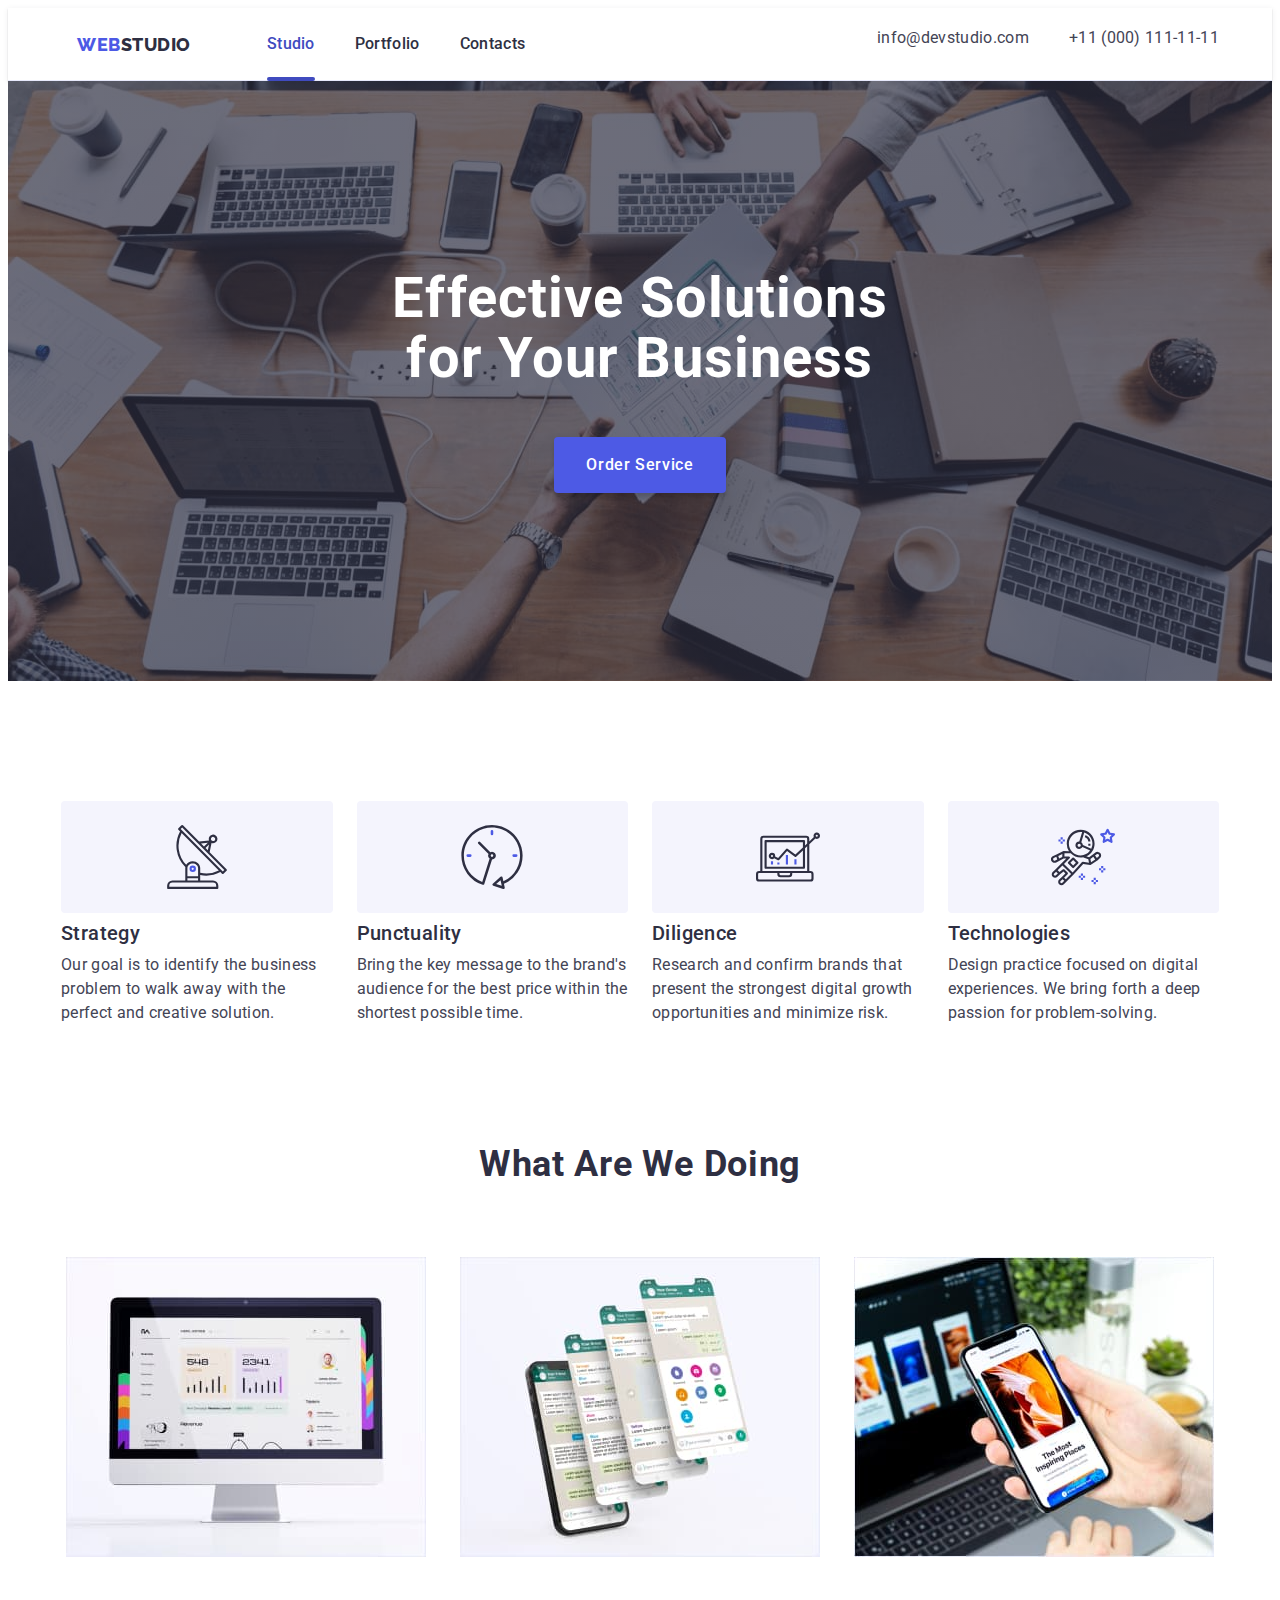
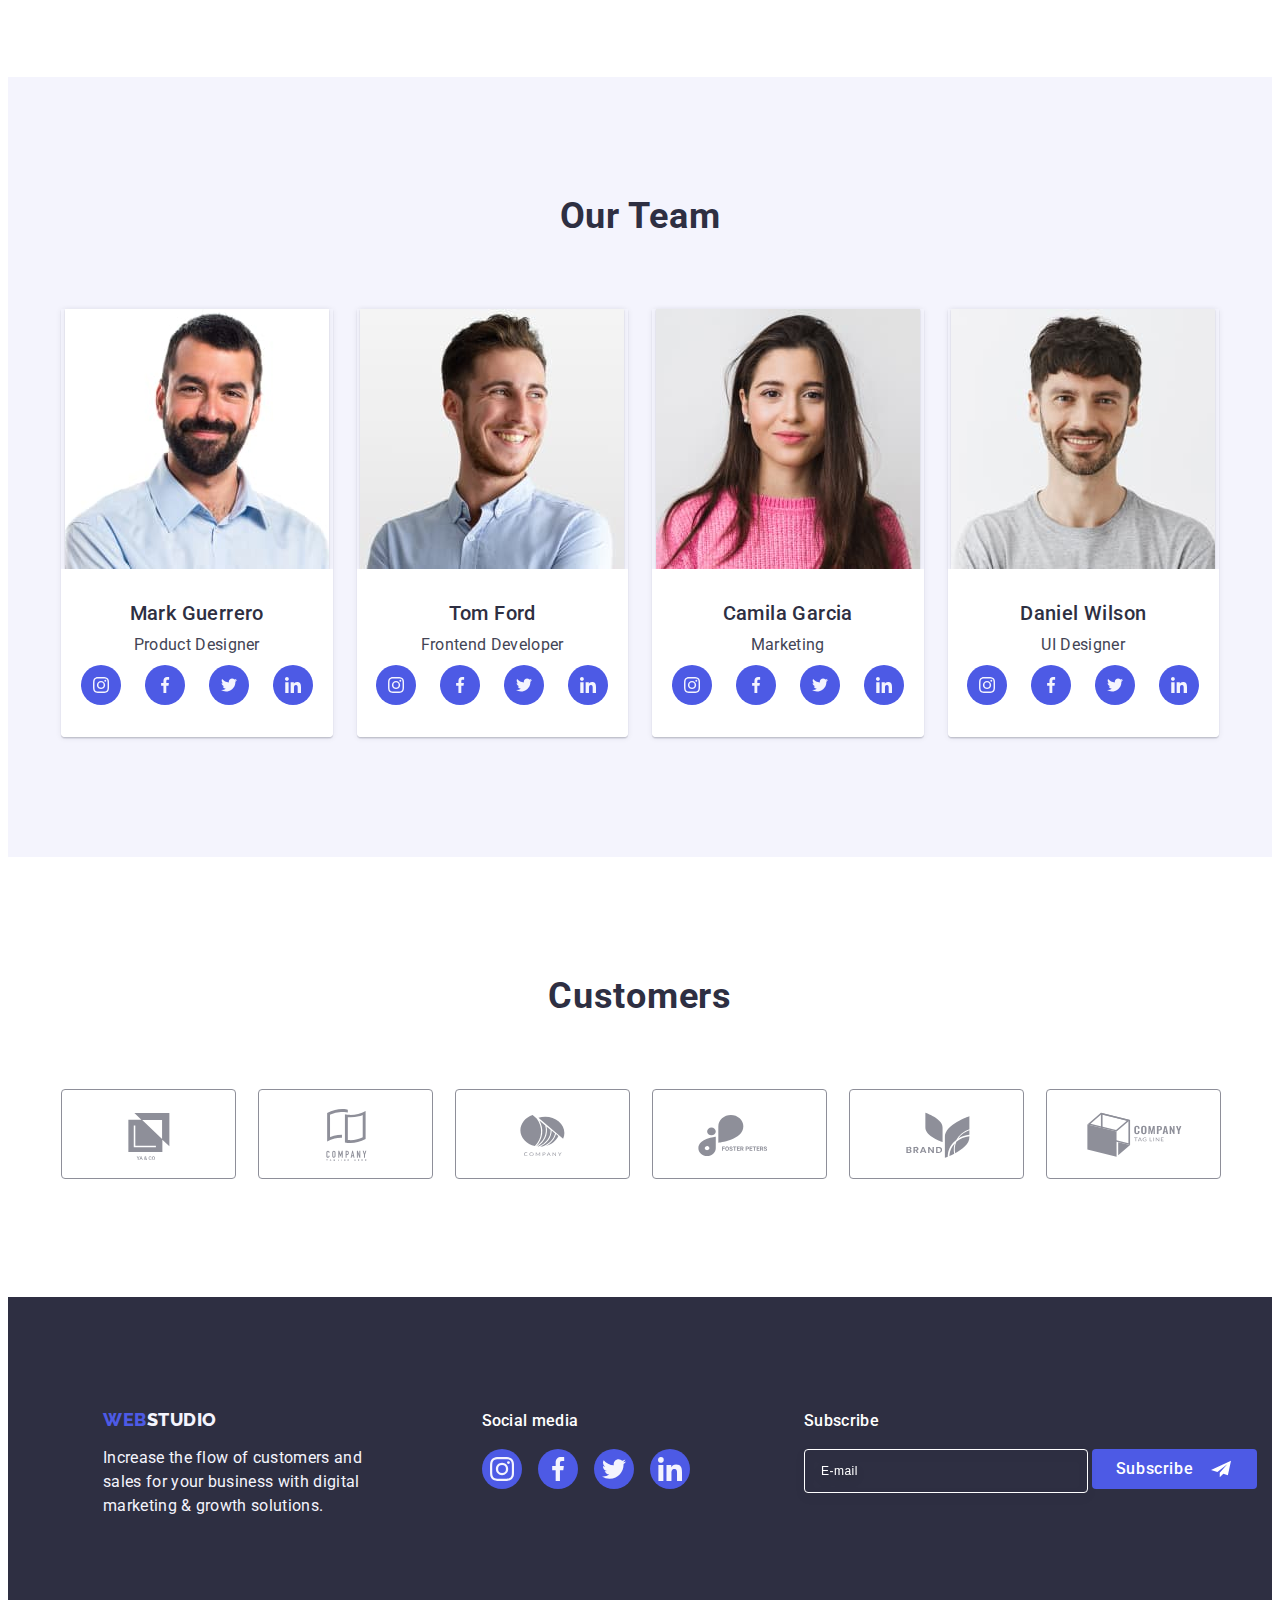
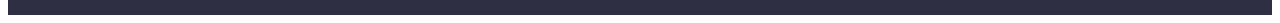
<file: index.html>
<!DOCTYPE html>
<html lang="en">
  <head>
    <meta charset="UTF-8" />
    <meta http-equiv="X-UA-Compatible" content="IE=edge" />
    <meta name="viewport" content="width=device-width, initial-scale=1.0" />
    <title>Домашка 2</title>
    <link rel="preconnect" href="https://fonts.googleapis.com">
    <link rel="preconnect" href="https://fonts.gstatic.com" crossorigin>
    <link href="https://fonts.googleapis.com/css2?family=Raleway:wght@800&family=Roboto:wght@400;500;700&display=swap"
      rel="stylesheet">
    <link rel="stylesheet" href="https://cdnjs.cloudflare.com/ajax/libs/modern-normalize/2.0.0/modern-normalize.min.css"
      integrity="sha512-4xo8blKMVCiXpTaLzQSLSw3KFOVPWhm/TRtuPVc4WG6kUgjH6J03IBuG7JZPkcWMxJ5huwaBpOpnwYElP/m6wg=="
      crossorigin="anonymous" referrerpolicy="no-referrer" />
    <link rel="stylesheet" href="https://cdnjs.cloudflare.com/ajax/libs/animate.css/4.1.1/animate.min.css" />
    <link href="https://unpkg.com/aos@2.3.1/dist/aos.css" rel="stylesheet">
    <link rel="stylesheet" href="./css/styles.css">
    <link rel="stylesheet" href="./css/media.css">
  </head>

  <body>
    <header class="header-class">
      <div class="container nav-class  ">
        <nav class="nav-class">
          <a class="main-return-index link" href="./index.html">Web<span class="logo-studio">Studio</span></a>
          <ul class="flex-container list">
            <li><a class="main-menu drawt link" href="./index.html">Studio</a></li>
            <li><a class="main-menu link" href="./portfolio.html">Portfolio</a></li>
            <li><a class="main-menu link" href="">Contacts</a></li>
          </ul>
        </nav>
      
        <address class="main-adress ">
          <ul class="adr-container list">
            <li style="margin-bottom: 12px;"><a class="main-email-tel link" href="mailto:info@devstudio.com">info@devstudio.com</a></li>
            <li><a class="main-email-tel link" href="tel:+110001111111">+11 (000) 111-11-11</a></li>
          </ul>
        </address>
        <button  type="button" class="menu-open-btn" data-menu-open>
          <svg class="modal-close-icon" width="32" height="22">
            <use href="./images/icons.svg#icon-charm-menu-hamburger"></use>
          </svg>
        </button>
      </div>
      <div class="mob-menu is-hidden" data-menu>
        <div>
          <button type="button" class="menu-close-btn" data-menu-close >
            <svg class="modal-close-icon" width="24" height="24">
              <use href="./images/icons.svg#icon-close-black"></use>
            </svg>
          </button>
       
          <ul class="mob-menu-container list">
            <li><a class="mob-main-menu link" href="./index.html">Studio</a></li>
            <li><a class="mob-main-menu link" href="./portfolio.html">Portfolio</a></li>
            <li><a class="mob-main-menu link" href="">Contacts</a></li>
          </ul>
        </div>
        <div>
            <address class=" ">
              <ul class="mob-adress-tel list">
                <li><a class="mob-tel-header link" href="tel:+110001111111">+11 (000) 111-11-11</a></li>
                <li><a class="mob-email-header link" href="mailto:info@devstudio.com">info@devstudio.com</a></li>
              </ul>
            </address>
        
          <ul class="mob-soc list">
            <li class="mob-soc-item link">
              <a href="" class="mob-soc-link link" target="_blank" rel="noopener noreferrent">
                <svg class="mob-soc-icon" width="16" height="16">
                  <use href="./images/icons.svg#icon-insta"></use>
                </svg>
              </a>
            </li>
            <li class="mob-soc-item link">
              <a href="" class="mob-soc-link link" target="_blank" rel="noopener noreferrent">
                <svg class="mob-soc-icon" width="16" height="16">
                  <use href="./images/icons.svg#icon-faceb"></use>
                </svg>
              </a>
            </li>
            <li class="mob-soc-item link">
              <a href="" class="mob-soc-link link" target="_blank" rel="noopener noreferrent">
                <svg class="mob-soc-icon" width="16" height="16">
                  <use href="./images/icons.svg#icon-twit"></use>
                </svg>
              </a>
            </li>
            <li class="mob-soc-item link">
              <a href="" class="mob-soc-link link" target="_blank" rel="noopener noreferrent">
                <svg class="mob-soc-icon" width="16" height="16">
                  <use href="./images/icons.svg#icon-linked"></use>
                </svg>
              </a>
            </li>
          </ul>
        </div>
      </div>
    </header>

    <main>
      <section class=" main-section-first">
        <div class="container ">
          <h1 class="main-h-first animate__animated animate__bounce">Effective Solutions for Your Business</h1>

          <button  type="button" class="main-button" data-modal-open>Order Service</button>
        </div>
      </section>

      <section class="main-section-second">
        <div class="container">
          <h2 class=" visually-hidden ">make world beautiful</h2>
          <ul class="container-second  list">
      
            <li class="second-li">
             <div class="section-second-icon">
                <svg class="second-perevagi-icon" width="64" height="64">
                <use href="./images/icons.svg#icon-anten"></use>
                </svg>
              </div>
                <h3 class="main-h-second">Strategy</h3>
                <p class="main-p-second">
                  Our goal is to identify the business problem to walk away with the
                  perfect and creative solution.
                </p>
              
            </li>
            
            <li class="second-li">
              <div class="section-second-icon">
                <svg class="second-perevagi-icon" width="64" height="64">
                  <use href="./images/icons.svg#icon-clock"></use>
                </svg>
              </div>
              <h3 class="main-h-second">Punctuality</h3>
              <p class="main-p-second">
                Bring the key message to the brand's audience for the best price
                within the shortest possible time.
              </p>
            </li>

            <li class="second-li">
              <div class="section-second-icon">
                <svg class="second-perevagi-icon" width="64" height="64">
                  <use href="./images/icons.svg#icon-diagr"></use>
                </svg>
              </div>
              <h3 class="main-h-second">Diligence</h3>
              <p class="main-p-second">
                Research and confirm brands that present the strongest digital
                growth opportunities and minimize risk.
              </p>
            </li>

            <li class="second-li">
              <div class="section-second-icon">
                <svg class="second-perevagi-icon" width="64" height="64">
                  <use href="./images/icons.svg#icon-astron"></use>
                </svg>
              </div>
              <h3 class="main-h-second">Technologies</h3>
              <p class="main-p-second">
                Design practice focused on digital experiences. We bring forth a
                deep passion for problem-solving.
              </p>
            </li>
          </ul>
        </div>
      </section>

      <section class="main-section-third">
        <div  class="container">
          <h2 class="main-h-third">What are we doing</h2>
         
            <ul class="container-third list">
              <li class="third-li">
                <img 
                  srcset="./images/img1c.jpg 1x, ./images/img1-c-2x.jpg 2x"
                  class="main-img" 
                  src="./images/img1c.jpg" 
                  alt="img1" >
              </li>
              <li class="third-li">
                <img 
                  srcset="./images/img2c.jpg 1x, ./images/img2-c-2x.jpg 2x"
                  class="main-img" 
                  src="./images/img2c.jpg"  
                  alt="img2" >
              </li>
              <li class="third-li">
                <img 
                  srcset="./images/img3c.jpg 1x, ./images/img3-c-2x.jpg 2x"
                  class="main-img" 
                  src="./images/img3c.jpg"  
                  alt="img3" >
              </li>
            </ul>
          
        </div>
      </section>

      <section class="main-section-four">
        <div class="container">
          <h2 class="main-h-third">Our Team</h2>
          <ul class="flex-container-four list">
            <li class="class-team-img">
              <img  
                srcset="./images/developer1c.jpg 1x, ./images/developer1-c-2x.jpg 2x"
                class="team-shadow"
                src="./images/developer1c.jpg"
                alt="developer1" >
              <div class="fio-job">
                  <h3 class="main-fio">Mark Guerrero</h3>
                  <p class="job-title">Product Designer</p>
                  <ul class="team-soc list">
                    <li class="team-soc-item link">
                      <a href="" class="team-soc-link link"
                         target="_blank"
                         rel="noopener noreferrent">
                        <svg class="team-soc-icon" width="16" height="16"> 
                          <use href="./images/icons.svg#icon-insta"></use>
                              </svg>
                      </a>
                    </li>
                    <li class="team-soc-item link">
                      <a href="" class="team-soc-link link"
                          target="_blank" rel="noopener noreferrent">
                        <svg class="team-soc-icon" width="16" height="16">
                          <use href="./images/icons.svg#icon-faceb"></use>
                        </svg>
                      </a>
                    </li>
                    <li class="team-soc-item link">
                      <a href="" class="team-soc-link link" 
                          target="_blank" rel="noopener noreferrent">
                          <svg class="team-soc-icon" width="16" height="16">
                            <use href="./images/icons.svg#icon-twit"></use>
                          </svg>
                      </a>
                    </li>
                    <li class="team-soc-item link">
                      <a href="" class="team-soc-link link" 
                        target="_blank" rel="noopener noreferrent">
                      <svg class="team-soc-icon" width="16" height="16">
                        <use href="./images/icons.svg#icon-linked"></use>
                      </svg>
                      </a>
                    </li>
                  </ul>
              </div>
              
            </li>
            <li class="class-team-img">
              <img 
                srcset="./images/developer2c.jpg 1x, ./images/developer2-c-2x.jpg 2x"
                class="team-shadow"
                src="./images/developer2c.jpg"
                alt="developer2" >
              <div class="fio-job">
                  <h3 class="main-fio">Tom Ford</h3>
                  <p class="job-title">Frontend Developer</p>
                  <ul class="team-soc list">
                    <li class="team-soc-item link">
                      <a href="" class="team-soc-link link" target="_blank" rel="noopener noreferrent">
                        <svg class="team-soc-icon" width="16" height="16">
                          <use href="./images/icons.svg#icon-insta"></use>
                        </svg>
                      </a>
                    </li>
                    <li class="team-soc-item link">
                      <a href="" class="team-soc-link link" target="_blank" rel="noopener noreferrent">
                        <svg class="team-soc-icon" width="16" height="16">
                          <use href="./images/icons.svg#icon-faceb"></use>
                        </svg>
                      </a>
                    </li>
                    <li class="team-soc-item link">
                      <a href="" class="team-soc-link link" target="_blank" rel="noopener noreferrent">
                        <svg class="team-soc-icon" width="16" height="16">
                          <use href="./images/icons.svg#icon-twit"></use>
                        </svg>
                      </a>
                    </li>
                    <li class="team-soc-item link">
                      <a href="" class="team-soc-link link" target="_blank" rel="noopener noreferrent">
                        <svg class="team-soc-icon" width="16" height="16">
                          <use href="./images/icons.svg#icon-linked"></use>
                        </svg>
                      </a>
                    </li>
                  </ul>
              </div>
            </li>
            <li class="class-team-img">
              <img 
                srcset="./images/developer3c.jpg 1x, ./images/developer3-c-2x.jpg 2x"
                class="team-shadow"
                src="./images/developer3c.jpg"
                alt="developer3" >
              <div class="fio-job">
                  <h3 class="main-fio">Camila Garcia</h3>
                  <p class="job-title">Marketing</p>
                  <ul class="team-soc list">
                    <li class="team-soc-item link">
                      <a href="" class="team-soc-link link" target="_blank" rel="noopener noreferrent">
                        <svg class="team-soc-icon" width="16" height="16">
                          <use href="./images/icons.svg#icon-insta"></use>
                        </svg>
                      </a>
                    </li>
                    <li class="team-soc-item link">
                      <a href="" class="team-soc-link link" target="_blank" rel="noopener noreferrent">
                        <svg class="team-soc-icon" width="16" height="16">
                          <use href="./images/icons.svg#icon-faceb"></use>
                        </svg>
                      </a>
                    </li>
                    <li class="team-soc-item link">
                      <a href="" class="team-soc-link link" target="_blank" rel="noopener noreferrent">
                        <svg class="team-soc-icon" width="16" height="16">
                          <use href="./images/icons.svg#icon-twit"></use>
                        </svg>
                      </a>
                    </li>
                    <li class="team-soc-item link">
                      <a href="" class="team-soc-link link" target="_blank" rel="noopener noreferrent">
                        <svg class="team-soc-icon" width="16" height="16">
                          <use href="./images/icons.svg#icon-linked"></use>
                        </svg>
                      </a>
                    </li>
                  </ul>
              </div>
            </li>
            <li class="class-team-img">
              <img 
                srcset="./images/developer4c.jpg 1x, ./images/developer4-c-2x.jpg 2x"
                class="team-shadow"
                src="./images/developer4c.jpg"
                alt="developer4" >
                <div class="fio-job">
                  <h3 class="main-fio">Daniel Wilson</h3>
                  <p class="job-title">UI Designer</p>
                  <ul class="team-soc list">
                    <li class="team-soc-item link">
                      <a href="" class="team-soc-link link" target="_blank" rel="noopener noreferrent">
                        <svg class="team-soc-icon" width="16" height="16">
                          <use href="./images/icons.svg#icon-insta"></use>
                        </svg>
                      </a>
                    </li>
                    <li class="team-soc-item link">
                      <a href="" class="team-soc-link link" target="_blank" rel="noopener noreferrent">
                        <svg class="team-soc-icon" width="16" height="16">
                          <use href="./images/icons.svg#icon-faceb"></use>
                        </svg>
                      </a>
                    </li>
                    <li class="team-soc-item link">
                      <a href="" class="team-soc-link link" target="_blank" rel="noopener noreferrent">
                        <svg class="team-soc-icon" width="16" height="16">
                          <use href="./images/icons.svg#icon-twit"></use>
                        </svg>
                      </a>
                    </li>
                    <li class="team-soc-item link">
                      <a href="" class="team-soc-link link" target="_blank" rel="noopener noreferrent">
                        <svg class="team-soc-icon" width="16" height="16">
                          <use href="./images/icons.svg#icon-linked"></use>
                        </svg>
                      </a>
                    </li>
                  </ul>
              </div>
            </li>
          </ul>
        </div>
      </section>

      <section class="main-section-five">
        <div class="container">
          <h2 class="main-h-third">Customers</h2>
          <ul class="flex-container-five list">
            <li class="customer-item-five link">
              <a href="" class="customer-link" target="_blank" 
                  rel="noopener noreferrent">
                <svg class="customer-icon" width="104" height="56">
                  <use href="./images/icons.svg#icon-logoone"></use>
                </svg>
              </a>
            </li>
            <li class="customer-item-five link">
              <a href="" class="customer-link" 
                    target="_blank" rel="noopener noreferrent">
                <svg class="customer-icon" width="104" height="56">
                  <use href="./images/icons.svg#icon-logotwo"></use>
                </svg>
              </a>
            </li>
            <li class="customer-item-five link">
              <a href="" class="customer-link " 
                    target="_blank" rel="noopener noreferrent">
                <svg class="customer-icon" width="104" height="56">
                  <use href="./images/icons.svg#icon-logotree"></use>
                </svg>
              </a>
            </li>
            <li class="customer-item-five link">
              <a href="" class="customer-link" 
                    target="_blank" rel="noopener noreferrent">
                <svg class="customer-icon" width="104" height="56">
                  <use href="./images/icons.svg#icon-logofour"></use>
                </svg>
              </a>
            </li>
            <li class="customer-item-five link">
              <a href="" class="customer-link" 
                    target="_blank" rel="noopener noreferrent">
                <svg class="customer-icon" width="104" height="56">
                  <use href="./images/icons.svg#icon-logofive"></use>
                </svg>
              </a>
            </li>
            <li class="customer-item-five link">
              <a href="" class="customer-link" 
                    target="_blank" rel="noopener noreferrent">
                <svg class="customer-icon" width="104" height="56">
                  <use href="./images/icons.svg#icon-logosix"></use>
                </svg>
              </a>
            </li>
          </ul>
        </div>
      </section>    
    </main>

    <footer class="foot-container ">
      <div class="footer-class  ">
        <div class="footer-first-block">         
          <a class="main-footer-index link " href="./index.html">Web<span class="main-span-footer">Studio</span></a>
          <p class="main-p-footer size-p-footer">
            Increase the flow of customers and sales for your business with digital
            marketing & growth solutions.
            </p>
        </div>

        <div class="footer-second-block">
              <p class="social-media">Social media  </p>
              <ul class="footer-soc  list">
                <li class="footer-soc-item link">
                  <a href="" class="footer-soc-link link" target="_blank" rel="noopener noreferrent">
                    <svg class="footer-soc-icon" width="24" height="24">
                      <use href="./images/icons.svg#icon-insta"></use>
                    </svg>
                  </a>
                </li>
                <li class="footer-soc-item link">
                  <a href="" class="footer-soc-link link" target="_blank" rel="noopener noreferrent">
                    <svg class="footer-soc-icon" width="24" height="24">
                      <use href="./images/icons.svg#icon-faceb"></use>
                    </svg>
                  </a>
                </li>
                <li class="footer-soc-item link">
                  <a href="" class="footer-soc-link link" target="_blank" rel="noopener noreferrent">
                    <svg class="footer-soc-icon" width="24" height="24">
                      <use href="./images/icons.svg#icon-twit"></use>
                    </svg>
                  </a>
                </li>
                <li class="footer-soc-item link">
                  <a href="" class="footer-soc-link link" target="_blank" rel="noopener noreferrent">
                    <svg class="footer-soc-icon" width="24" height="24">
                      <use href="./images/icons.svg#icon-linked"></use>
                    </svg>
                  </a>
                </li>
              </ul>
        </div>

        <div class="footer-third-block">
          <p class="social-media">Subscribe </p>
         
          <form class="all-div-subscribe-class"> 
            <label for="user-email-footer" 
                class="user-email-label">
              <input type="email" 
                    name="user-email-footer" 
                    id="user-email-footer" 
                    class="footer-input" 
                    placeholder="E-mail" />
            </label>
             <button type="submit" class="subscribe-class">Subscribe
                      <!-- <span> -->
                        <svg class="subscribe-fill" width="24" height="24">
                          <use href="./images/icons.svg#icon-Frame-3"></use>
                        </svg>  
                      <!-- </span> -->
            </button>
          </form>
        </div>
      </div>
    </footer>

    <div class="backdrop is-hidden" data-modal>
      <div class="modal">
          <button type="button"   
             class="modal-close" 
             data-modal-close> 
            <svg class="modal-close-icon" width="8" height="8">
              <use href="./images/icons.svg#icon-close-black"></use>
            </svg>
          </button>

        <p class="modal-title">Leave your contacts and we will call you back</p>
        <form class="modal-form">
          <div class="modal-field">
            <label for="user-name" class="input-label">Name</label>
            <div class="input-wrap">
                <input 
                  type="text" 
                    name="user-name"
                    id="user-name"
                    class="modal-input" 
                    required />
                  <svg class="modal-icon" width="18" height="24">
                  <use href="./images/icons.svg#icon-person-black-18"></use>
                  </svg>
            </div>
          </div>  
          
          <div class="modal-field">
            <label for="user-tel" class="input-label">Phone</label>
            <div class="input-wrap">
               <input 
                  type="tel" 
                  name="user-tel"
                  id="user-tel"
                  class="modal-input" 
                  required
                  />
                <svg class="modal-icon" width="18" height="24">
                   <use href="./images/icons.svg#icon-phone-black-18"></use>
                </svg>
            </div>
           
          </div>

          <div class="modal-field">
            <label for="user-email" class="input-label">Email</label>
            <div class="input-wrap">
                <input 
                  type="email" 
                  name="user-email" 
                  id="user-email"
                  class="modal-input" />
                <svg class="modal-icon" width="18" height="24">
                  <use href="./images/icons.svg#icon-email-black-18"></use>
                </svg>  
           
            </div>
          </div>

          <div class="modal-field-comment">
            <label for="user-comment" class="input-label">Comment</label>
              <textarea 
                      name="user-comment"
                      id="user-comment" 
                      class="modal-comment"
                      placeholder="Text input">
              </textarea>
            
          </div>

          <div class="modal-zgoda">
            <input type="checkbox" 
              name="user-privacy"
              id="user-privacy"
              class="input-zgoda visually-hidden"
              value="true" 
              />
            <label for="user-privacy" class="label-zgoda">
              <span class="check-icon">
                <svg class="" width="10" height="8">
                  <use href="./images/icons.svg#icon-check"></use>
                </svg>
              </span>
              I accept the terms and conditions of the
              <a class="privacy-class" href="">    Privacy Policy</a>
             
            </label>
          </div>
          <button type="submit" class="submit-modal">Send</button>
        </form>

      </div>
    </div>
    <script src="./js/modal.js"></script>
    <script src="./js/menu.js"></script>
  </body>
</html>
</file>
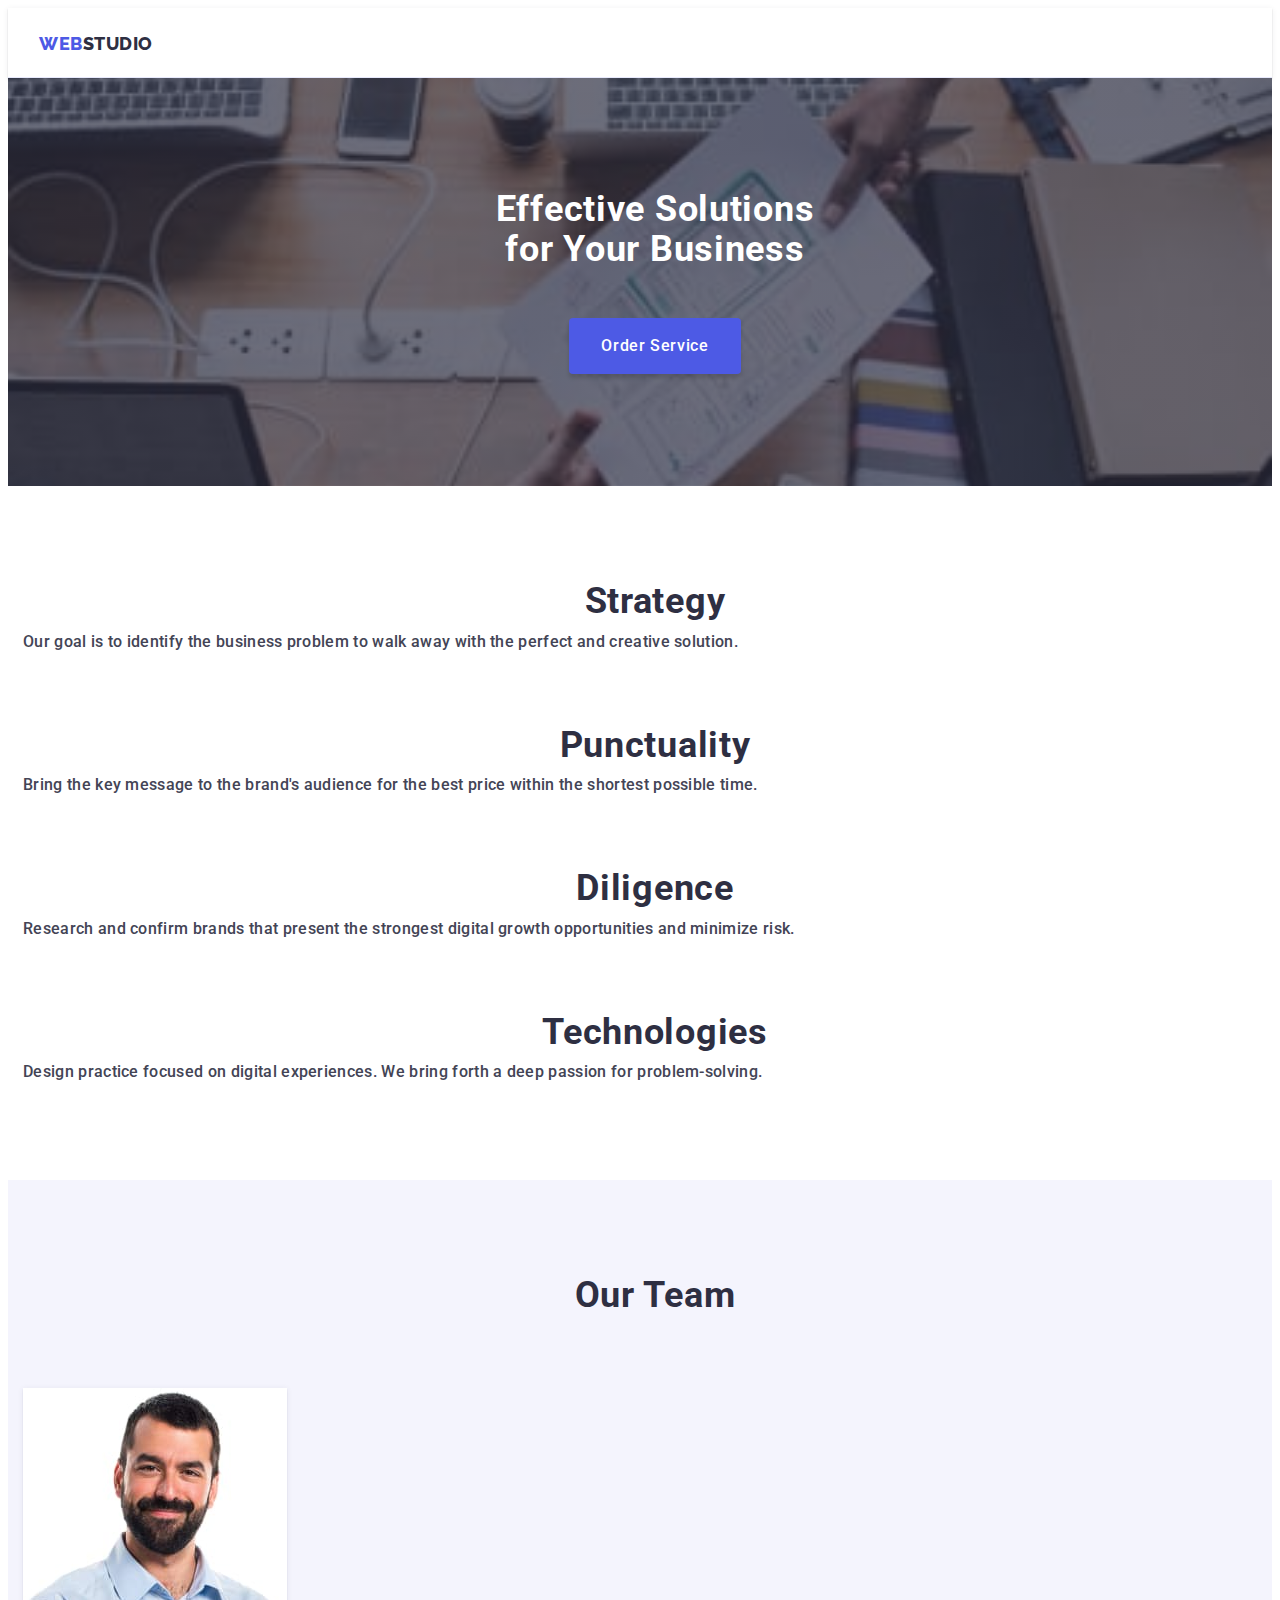
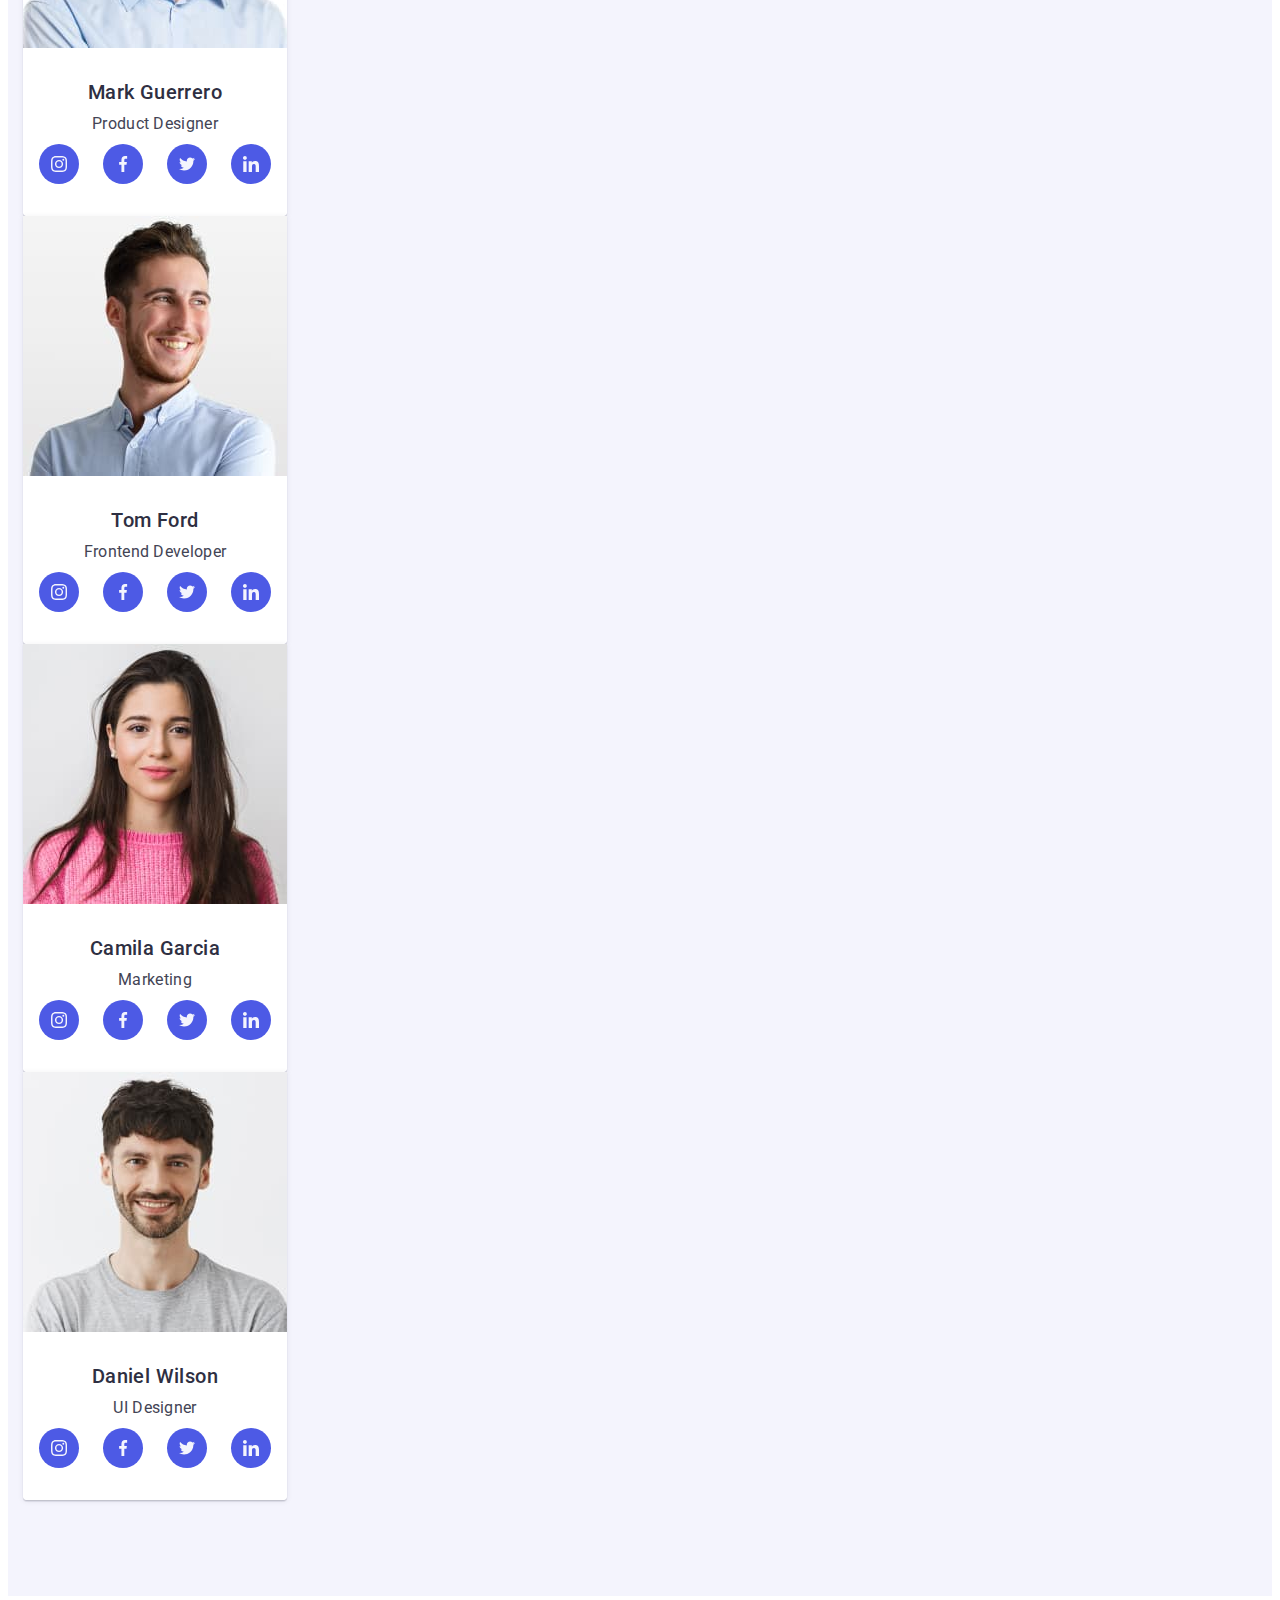
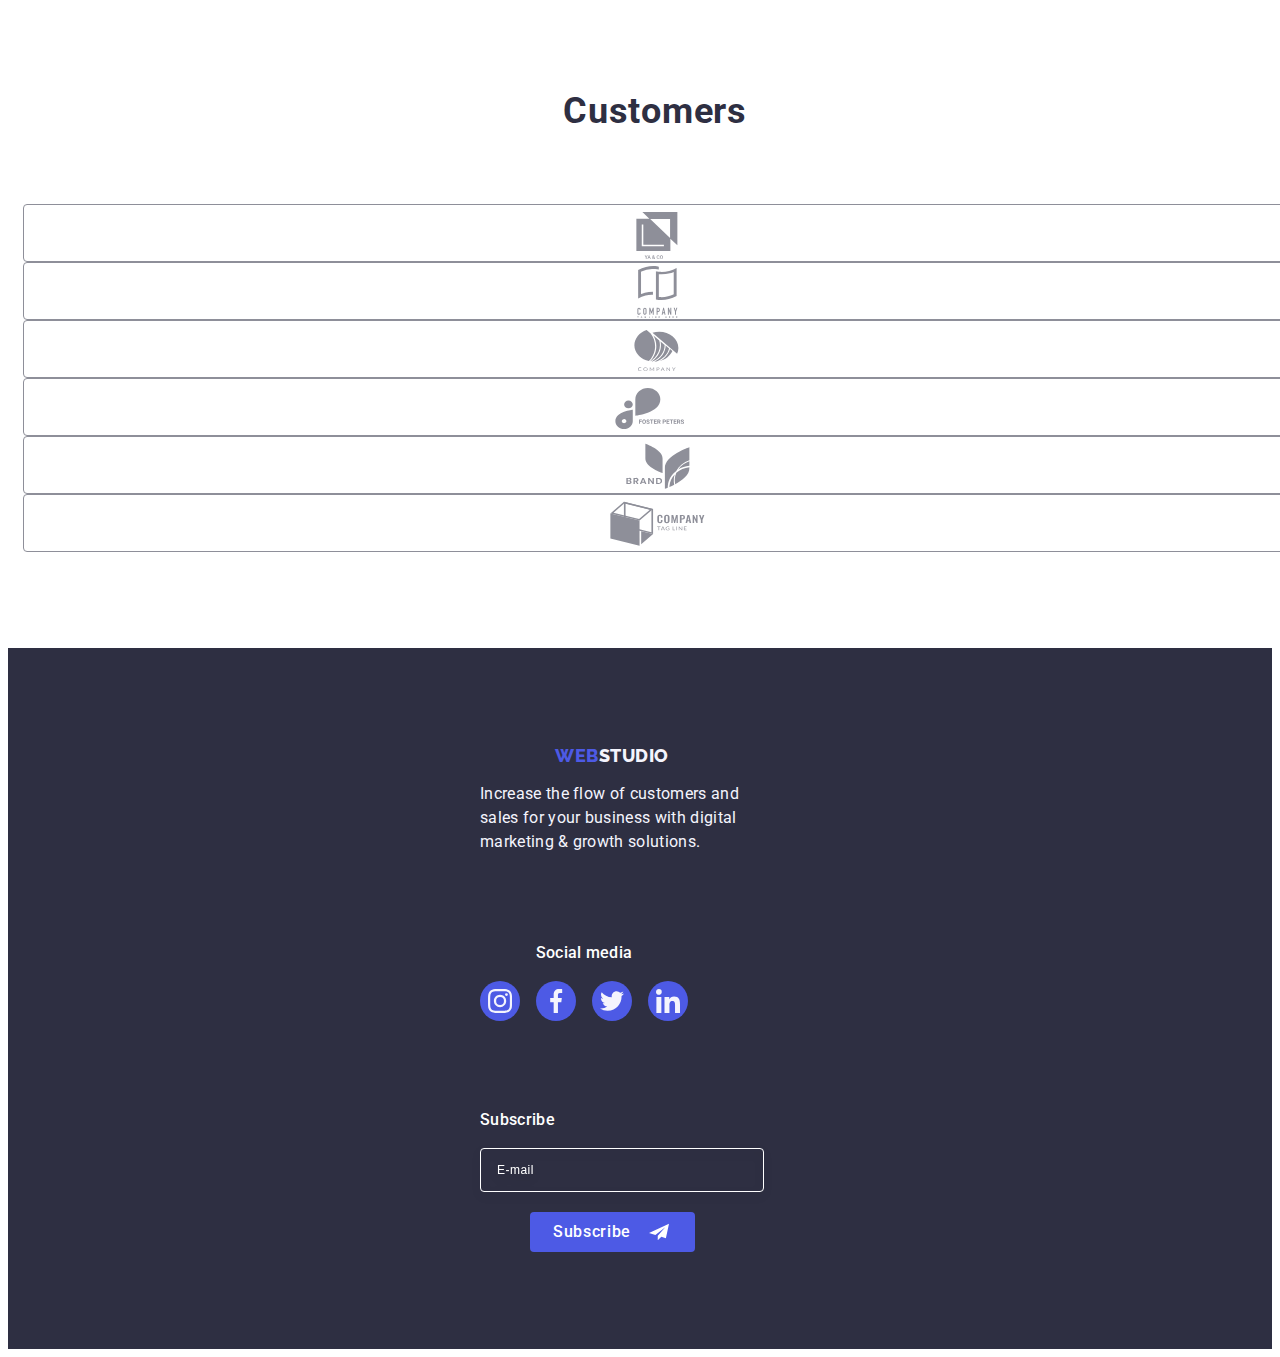
<file: index5.html>
<!DOCTYPE html>
<html lang="en">
  <head>
    <meta charset="UTF-8" />
    <meta http-equiv="X-UA-Compatible" content="IE=edge" />
    <meta name="viewport" content="width=device-width, initial-scale=1.0" />
    <title>Домашка 2</title>
    <link rel="preconnect" href="https://fonts.googleapis.com">
    <link rel="preconnect" href="https://fonts.gstatic.com" crossorigin>
    <link href="https://fonts.googleapis.com/css2?family=Raleway:wght@800&family=Roboto:wght@400;500;700&display=swap"
      rel="stylesheet">
    <link rel="stylesheet" href="https://cdnjs.cloudflare.com/ajax/libs/modern-normalize/2.0.0/modern-normalize.min.css"
      integrity="sha512-4xo8blKMVCiXpTaLzQSLSw3KFOVPWhm/TRtuPVc4WG6kUgjH6J03IBuG7JZPkcWMxJ5huwaBpOpnwYElP/m6wg=="
      crossorigin="anonymous" referrerpolicy="no-referrer" />
    <link rel="stylesheet" href="https://cdnjs.cloudflare.com/ajax/libs/animate.css/4.1.1/animate.min.css" />
    <link href="https://unpkg.com/aos@2.3.1/dist/aos.css" rel="stylesheet">
    <link rel="stylesheet" href="./css/styles.css">
  </head>

  <body>
    <header class="header-class">
      <div class="container nav-class  ">
        <nav class="nav-class">
          <a class="main-return-index link" href="./index.html">Web<span class="logo-studio">Studio</span></a>
          <ul class="flex-container list">
            <li><a class="main-menu drawt link" href="./index.html">Studio</a></li>
            <li><a class="main-menu link" href="./portfolio.html">Portfolio</a></li>
            <li><a class="main-menu link" href="">Contacts</a></li>
          </ul>
        </nav>
      
        <address class="main-adress ">
          <ul class="adr-container list">
            <li><a class="main-email-tel link" href="mailto:info@devstudio.com">info@devstudio.com</a></li>
            <li><a class="main-email-tel link" href="tel:+110001111111">+11 (000) 111-11-11</a></li>
          </ul>
        </address>
      </div>
    </header>

    <main>
      <section class=" main-section-first">
        <div class="container container-first">
          <h1 class="main-h-first animate__animated animate__bounce">Effective Solutions for Your Business</h1>

          <button  type="button" class="main-button" data-modal-open>Order Service</button>
        </div>
      </section>

      <section class="main-section-second">
        <div class="container">
          <h2 class=" visually-hidden ">make world beautiful</h2>
          <ul class="container-second  list">
            <li class="second-li">
             <div class="section-second-icon">
                <svg class="second-perevagi-icon" width="64" height="64">
                <use href="./images/icons.svg#icon-anten"></use>
                </svg>
              </div>
                <h3 class="main-h-second">Strategy</h3>
                <p class="main-p-second">
                  Our goal is to identify the business problem to walk away with the
                  perfect and creative solution.
                </p>
              
            </li>
            
            <li class="second-li">
              <div class="section-second-icon">
                <svg class="second-perevagi-icon" width="64" height="64">
                  <use href="./images/icons.svg#icon-clock"></use>
                </svg>
              </div>
              <h3 class="main-h-second">Punctuality</h3>
              <p class="main-p-second">
                Bring the key message to the brand's audience for the best price
                within the shortest possible time.
              </p>
            </li>

            <li class="second-li">
              <div class="section-second-icon">
                <svg class="second-perevagi-icon" width="64" height="64">
                  <use href="./images/icons.svg#icon-diagr"></use>
                </svg>
              </div>
              <h3 class="main-h-second">Diligence</h3>
              <p class="main-p-second">
                Research and confirm brands that present the strongest digital
                growth opportunities and minimize risk.
              </p>
            </li>

            <li class="second-li">
              <div class="section-second-icon">
                <svg class="second-perevagi-icon" width="64" height="64">
                  <use href="./images/icons.svg#icon-astron"></use>
                </svg>
              </div>
              <h3 class="main-h-second">Technologies</h3>
              <p class="main-p-second">
                Design practice focused on digital experiences. We bring forth a
                deep passion for problem-solving.
              </p>
            </li>
          </ul>
        </div>
      </section>

      <section class="main-section-third">
        <div  class="container">
          <h2 class="main-h-third">What are we doing</h2>
         
            <ul class="container-third list">
              <li class="third-li">
                <img class="main-img" src="./images/img1c.jpg"  alt="img1" >
              </li>
              <li class="third-li">
                <img class="main-img" src="./images/img2c.jpg"  alt="img2" >
              </li>
              <li class="third-li">
                <img class="main-img" src="./images/img3c.jpg"  alt="img3" >
              </li>
            </ul>
          
        </div>
      </section>

      <section class="main-section-four">
        <div class="container">
          <h2 class="main-h-third">Our Team</h2>
          <ul class="flex-container-third list">
            <li class="class-team-img">
              <img  class="main-img-team"
                src="./images/developer1c.jpg"
                alt="developer1" >
              <div class="fio-job">
                  <h3 class="main-fio">Mark Guerrero</h3>
                  <p class="job-title">Product Designer</p>
                  <ul class="team-soc list">
                    <li class="team-soc-item link">
                      <a href="" class="team-soc-link link"
                         target="_blank"
                         rel="noopener noreferrent">
                        <svg class="team-soc-icon" width="16" height="16"> 
                          <use href="./images/icons.svg#icon-insta"></use>
                              </svg>
                      </a>
                    </li>
                    <li class="team-soc-item link">
                      <a href="" class="team-soc-link link"
                          target="_blank" rel="noopener noreferrent">
                        <svg class="team-soc-icon" width="16" height="16">
                          <use href="./images/icons.svg#icon-faceb"></use>
                        </svg>
                      </a>
                    </li>
                    <li class="team-soc-item link">
                      <a href="" class="team-soc-link link" 
                          target="_blank" rel="noopener noreferrent">
                          <svg class="team-soc-icon" width="16" height="16">
                            <use href="./images/icons.svg#icon-twit"></use>
                          </svg>
                      </a>
                    </li>
                    <li class="team-soc-item link">
                      <a href="" class="team-soc-link link" 
                        target="_blank" rel="noopener noreferrent">
                      <svg class="team-soc-icon" width="16" height="16">
                        <use href="./images/icons.svg#icon-linked"></use>
                      </svg>
                      </a>
                    </li>
                  </ul>
              </div>
              
            </li>
            <li class="class-team-img">
              <img class="main-img-team"
                src="./images/developer2c.jpg"
                alt="developer2" >
              <div class="fio-job">
                  <h3 class="main-fio">Tom Ford</h3>
                  <p class="job-title">Frontend Developer</p>
                  <ul class="team-soc list">
                    <li class="team-soc-item link">
                      <a href="" class="team-soc-link link" target="_blank" rel="noopener noreferrent">
                        <svg class="team-soc-icon" width="16" height="16">
                          <use href="./images/icons.svg#icon-insta"></use>
                        </svg>
                      </a>
                    </li>
                    <li class="team-soc-item link">
                      <a href="" class="team-soc-link link" target="_blank" rel="noopener noreferrent">
                        <svg class="team-soc-icon" width="16" height="16">
                          <use href="./images/icons.svg#icon-faceb"></use>
                        </svg>
                      </a>
                    </li>
                    <li class="team-soc-item link">
                      <a href="" class="team-soc-link link" target="_blank" rel="noopener noreferrent">
                        <svg class="team-soc-icon" width="16" height="16">
                          <use href="./images/icons.svg#icon-twit"></use>
                        </svg>
                      </a>
                    </li>
                    <li class="team-soc-item link">
                      <a href="" class="team-soc-link link" target="_blank" rel="noopener noreferrent">
                        <svg class="team-soc-icon" width="16" height="16">
                          <use href="./images/icons.svg#icon-linked"></use>
                        </svg>
                      </a>
                    </li>
                  </ul>
              </div>
            </li>
            <li class="class-team-img">
              <img class="main-img-team"
                src="./images/developer3c.jpg"
                alt="developer3" >
              <div class="fio-job">
                  <h3 class="main-fio">Camila Garcia</h3>
                  <p class="job-title">Marketing</p>
                  <ul class="team-soc list">
                    <li class="team-soc-item link">
                      <a href="" class="team-soc-link link" target="_blank" rel="noopener noreferrent">
                        <svg class="team-soc-icon" width="16" height="16">
                          <use href="./images/icons.svg#icon-insta"></use>
                        </svg>
                      </a>
                    </li>
                    <li class="team-soc-item link">
                      <a href="" class="team-soc-link link" target="_blank" rel="noopener noreferrent">
                        <svg class="team-soc-icon" width="16" height="16">
                          <use href="./images/icons.svg#icon-faceb"></use>
                        </svg>
                      </a>
                    </li>
                    <li class="team-soc-item link">
                      <a href="" class="team-soc-link link" target="_blank" rel="noopener noreferrent">
                        <svg class="team-soc-icon" width="16" height="16">
                          <use href="./images/icons.svg#icon-twit"></use>
                        </svg>
                      </a>
                    </li>
                    <li class="team-soc-item link">
                      <a href="" class="team-soc-link link" target="_blank" rel="noopener noreferrent">
                        <svg class="team-soc-icon" width="16" height="16">
                          <use href="./images/icons.svg#icon-linked"></use>
                        </svg>
                      </a>
                    </li>
                  </ul>
              </div>
            </li>
            <li class="class-team-img">
              <img class="main-img-team"
                src="./images/developer4c.jpg"
                alt="developer4" >
              <div class="fio-job">
                  <h3 class="main-fio">Daniel Wilson</h3>
                  <p class="job-title">UI Designer</p>
                  <ul class="team-soc list">
                    <li class="team-soc-item link">
                      <a href="" class="team-soc-link link" target="_blank" rel="noopener noreferrent">
                        <svg class="team-soc-icon" width="16" height="16">
                          <use href="./images/icons.svg#icon-insta"></use>
                        </svg>
                      </a>
                    </li>
                    <li class="team-soc-item link">
                      <a href="" class="team-soc-link link" target="_blank" rel="noopener noreferrent">
                        <svg class="team-soc-icon" width="16" height="16">
                          <use href="./images/icons.svg#icon-faceb"></use>
                        </svg>
                      </a>
                    </li>
                    <li class="team-soc-item link">
                      <a href="" class="team-soc-link link" target="_blank" rel="noopener noreferrent">
                        <svg class="team-soc-icon" width="16" height="16">
                          <use href="./images/icons.svg#icon-twit"></use>
                        </svg>
                      </a>
                    </li>
                    <li class="team-soc-item link">
                      <a href="" class="team-soc-link link" target="_blank" rel="noopener noreferrent">
                        <svg class="team-soc-icon" width="16" height="16">
                          <use href="./images/icons.svg#icon-linked"></use>
                        </svg>
                      </a>
                    </li>
                  </ul>
              </div>
            </li>
          </ul>
        </div>
      </section>

      <section class="main-section-five">
        <div class="container">
          <h2 class="main-h-third">Customers</h2>
          <ul class="flex-container-third list">
            <li class="customer-item link">
              <a href="" class="customer-link" target="_blank" 
                  rel="noopener noreferrent">
                <svg class="customer-icon" width="104" height="56">
                  <use href="./images/icons.svg#icon-logoone"></use>
                </svg>
              </a>
            </li>
            <li class="customer-item link">
              <a href="" class="customer-link" 
                    target="_blank" rel="noopener noreferrent">
                <svg class="customer-icon" width="104" height="56">
                  <use href="./images/icons.svg#icon-logotwo"></use>
                </svg>
              </a>
            </li>
            <li class="customer-item link">
              <a href="" class="customer-link " 
                    target="_blank" rel="noopener noreferrent">
                <svg class="customer-icon" width="104" height="56">
                  <use href="./images/icons.svg#icon-logotree"></use>
                </svg>
              </a>
            </li>
            <li class="customer-item link">
              <a href="" class="customer-link" 
                    target="_blank" rel="noopener noreferrent">
                <svg class="customer-icon" width="104" height="56">
                  <use href="./images/icons.svg#icon-logofour"></use>
                </svg>
              </a>
            </li>
            <li class="customer-item link">
              <a href="" class="customer-link" 
                    target="_blank" rel="noopener noreferrent">
                <svg class="customer-icon" width="104" height="56">
                  <use href="./images/icons.svg#icon-logofive"></use>
                </svg>
              </a>
            </li>
            <li class="customer-item link">
              <a href="" class="customer-link" 
                    target="_blank" rel="noopener noreferrent">
                <svg class="customer-icon" width="104" height="56">
                  <use href="./images/icons.svg#icon-logosix"></use>
                </svg>
              </a>
            </li>
          </ul>
        </div>
      </section>    
    </main>

    <footer class="foot-container ">
      <div class="footer-class">
        <div class="footer-first-block">         
          <a class="main-footer-index link " href="./index.html">Web<span class="main-span-footer">Studio</span></a>
          <p class="main-p-footer size-p-footer">
            Increase the flow of customers and sales for your business with digital
            marketing & growth solutions.
            </p>
        </div>

        <div class="block-social-media footer-second-block">
              <p class="social-media">Social media  </p>
              <ul class="footer-soc list">
                <li class="footer-soc-item link">
                  <a href="" class="footer-soc-link link" target="_blank" rel="noopener noreferrent">
                    <svg class="footer-soc-icon" width="24" height="24">
                      <use href="./images/icons.svg#icon-insta"></use>
                    </svg>
                  </a>
                </li>
              <li class="footer-soc-item link">
                  <a href="" class="footer-soc-link link" target="_blank" rel="noopener noreferrent">
                    <svg class="footer-soc-icon" width="24" height="24">
                      <use href="./images/icons.svg#icon-faceb"></use>
                    </svg>
                  </a>
                </li>
              <li class="footer-soc-item link">
                  <a href="" class="footer-soc-link link" target="_blank" rel="noopener noreferrent">
                    <svg class="footer-soc-icon" width="24" height="24">
                      <use href="./images/icons.svg#icon-twit"></use>
                    </svg>
                  </a>
                </li>
                <li class="footer-soc-item link">
                  <a href="" class="footer-soc-link link" target="_blank" rel="noopener noreferrent">
                    <svg class="footer-soc-icon" width="24" height="24">
                      <use href="./images/icons.svg#icon-linked"></use>
                    </svg>
                  </a>
                </li>
              </ul>
        </div>

        <div class="block-social-media">
          <p class="social-media">Subscribe </p>
         
            <form class="all-div-subscribe-class"> 
              <label for="user-email-footer" class="user-email-label">
                <input type="email" 
                    name="user-email-footer" 
                    id="user-email-footer" 
                    class="footer-input" 
                    placeholder="E-mail" />
              </label>
              <button type="submit" class="subscribe-class">Subscribe
                      <!-- <span> -->
                        <svg class="subscribe-fill" width="24" height="24">
                          <use href="./images/icons.svg#icon-Frame-3"></use>
                        </svg>  
                      <!-- </span> -->
              </button>
            </form>
        </div>
      </div>
    </footer>

    <div class="backdrop is-hidden" data-modal>
      <div class="modal">
          <button type="button"   
             class="modal-close" 
             data-modal-close> 
            <svg class="modal-close-icon" width="8" height="8">
              <use href="./images/icons.svg#icon-close-black"></use>
            </svg>
          </button>

        <p class="modal-title">Leave your contacts and we will call you back</p>
        <form class="modal-form">
          <div class="modal-field">
            <label for="user-name" class="input-label">Name</label>
            <div class="input-wrap">
                <input 
                  type="text" 
                    name="user-name"
                    id="user-name"
                    class="modal-input" 
                    required />
                  <svg class="modal-icon" width="18" height="24">
                  <use href="./images/icons.svg#icon-person-black-18"></use>
                  </svg>
            </div>
          </div>  
          
          <div class="modal-field">
            <label for="user-tel" class="input-label">Phone</label>
            <div class="input-wrap">
               <input 
                  type="tel" 
                  name="user-tel"
                  id="user-tel"
                  class="modal-input" 
                  placeholder="+38 (50) 555-55-55"
                  pattern="[\+]\d{3}\s[\(]\d{2}[\)]\s\d{3}[\-]\d{2}[\-]\d{2}"
                   title="+38 (50) 555-55-55"
                  required
                  />
                <svg class="modal-icon" width="18" height="24">
                   <use href="./images/icons.svg#icon-phone-black-18"></use>
                </svg>
            </div>
           
          </div>

          <div class="modal-field">
            <label for="user-email" class="input-label">Email</label>
            <div class="input-wrap">
                <input 
                  type="email" 
                  name="user-email" 
                  id="user-email"
                  class="modal-input" />
                <svg class="modal-icon" width="18" height="24">
                  <use href="./images/icons.svg#icon-email-black-18"></use>
                </svg>  
           
            </div>
          </div>

          <div class="modal-field-comment">
            <label for="user-comment" class="input-label">Comment</label>
              <textarea 
                      name="user-comment"
                      id="user-comment" 
                      class="modal-comment"
                      placeholder="Text input">
              </textarea>
            
          </div>

          <div class="modal-zgoda">
            <input type="checkbox" 
              name="user-privacy"
              id="user-privacy"
              class="input-zgoda visually-hidden"
              value="true" 
              />
            <label for="user-privacy" class="label-zgoda">
              <span class="check-icon">
                <svg class="" width="10" height="8">
                  <use href="./images/icons.svg#icon-check"></use>
                </svg>
              </span>
              I accept the terms and conditions of the
              <a class="privacy-class" href="">    Privacy Policy</a>
             
            </label>
          </div>
          <button type="submit" class="submit-modal">Send</button>
        </form>

      </div>
    </div>
    <script src="./js/modal.js"></script>
  </body>
</html>
</file>
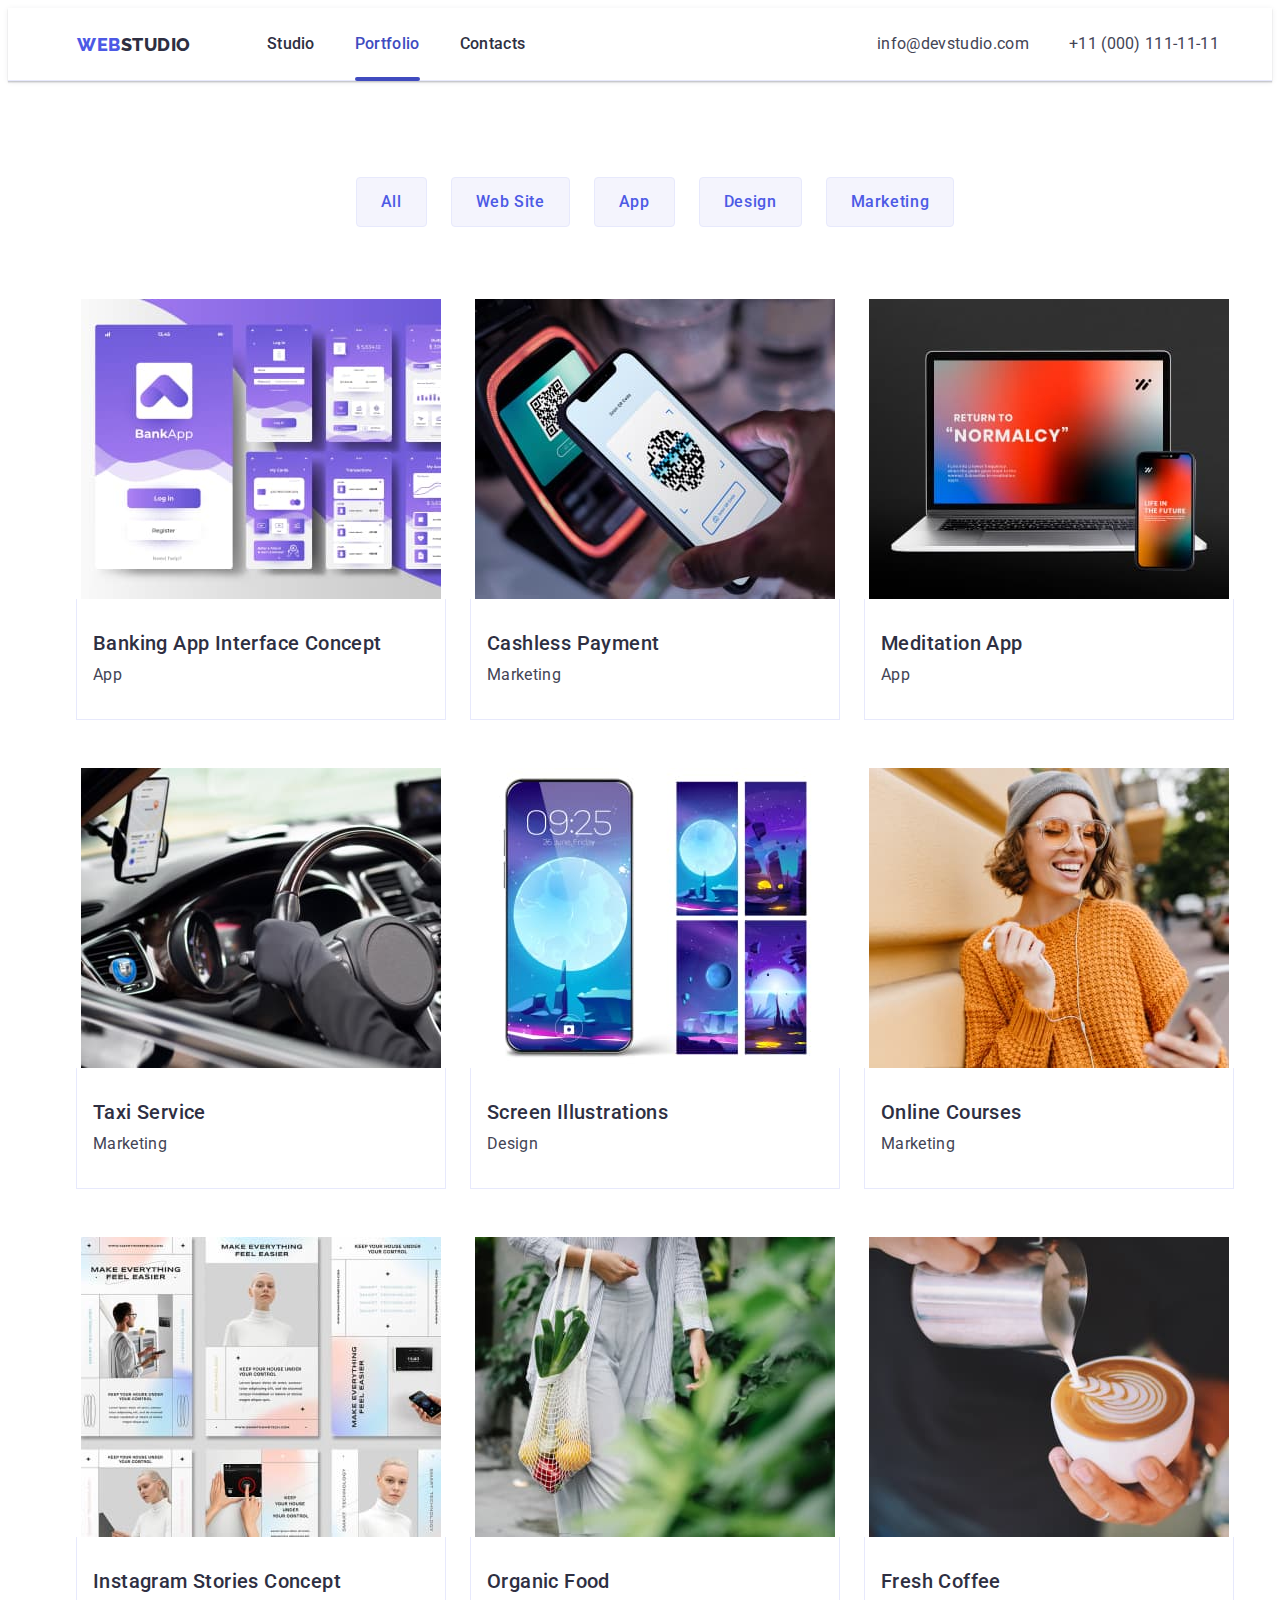
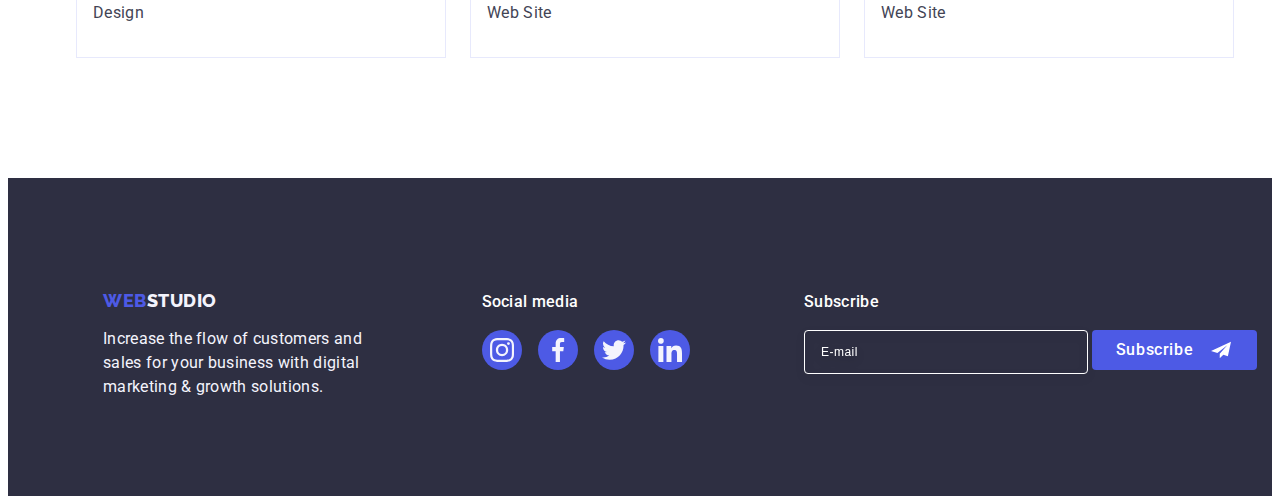
<file: portfolio.html>
<!DOCTYPE html>
<html lang="en">

<head>
    <meta charset="UTF-8" />
    <meta http-equiv="X-UA-Compatible" content="IE=edge" />
    <meta name="viewport" content="width=device-width, initial-scale=1.0" />
    <title>Домашка 2</title>
    <link rel="preconnect" href="https://fonts.googleapis.com">
    <link rel="preconnect" href="https://fonts.gstatic.com" crossorigin>
    <link href="https://fonts.googleapis.com/css2?family=Raleway:wght@800&family=Roboto:wght@400;500;700&display=swap"
        rel="stylesheet">
    <link rel="stylesheet" href="https://cdnjs.cloudflare.com/ajax/libs/modern-normalize/2.0.0/modern-normalize.min.css"
        integrity="sha512-4xo8blKMVCiXpTaLzQSLSw3KFOVPWhm/TRtuPVc4WG6kUgjH6J03IBuG7JZPkcWMxJ5huwaBpOpnwYElP/m6wg=="
        crossorigin="anonymous" referrerpolicy="no-referrer" />
    <link rel="stylesheet" href="./css/styles.css">
    <link rel="stylesheet" href="./css/media.css">
</head>

<body>
    <header class="header-class">
        <div class="container nav-class  ">
            <nav class="nav-class">
                <a class="main-return-index link" href="./index.html">Web<span class="logo-studio">Studio</span></a>
                <ul class="flex-container list">
                    <li><a class="main-menu  link" href="./index.html">Studio</a></li>
                    <li><a class="main-menu drawt link" href="./portfolio.html">Portfolio</a></li>
                    <li><a class="main-menu link" href="">Contacts</a></li>
                </ul>
            </nav>

            <address class="main-adress ">
                <ul class="adr-container list">
                    <li><a class="main-email-tel link" href="mailto:info@devstudio.com">info@devstudio.com</a></li>
                    <li><a class="main-email-tel link" href="tel:+110001111111">+11 (000) 111-11-11</a></li>
                </ul>
            </address>
            <button type="button" class="menu-open-btn" data-menu-open>
                <svg class="modal-close-icon" width="19" height="19">
                    <use href="./images/icons.svg#icon-charm-menu-hamburger"></use>
                </svg>
            </button>
        </div>
        <div class="mob-menu is-hidden" data-menu>
            <div>
                <button type="button" class="menu-close-btn" data-menu-close>
                    <svg class="modal-close-icon" width="19" height="19">
                        <use href="./images/icons.svg#icon-close-black"></use>
                    </svg>
                </button>

                <ul class="mob-menu-container list">
                    <li><a class="mob-main-menu link" href="./index.html">Studio</a></li>
                    <li><a class="mob-main-menu link" href="./portfolio.html">Portfolio</a></li>
                    <li><a class="mob-main-menu link" href="">Contacts</a></li>
                </ul>
            </div>
            <div>
                <address class=" ">
                    <ul class="mob-adress-tel list">
                        <li><a class="mob-tel-header link" href="tel:+110001111111">+11 (000) 111-11-11</a></li>
                        <li><a class="mob-email-header link" href="mailto:info@devstudio.com">info@devstudio.com</a></li>
                    </ul>
                </address>

                <ul class="mob-soc list">
                    <li class="mob-soc-item link">
                        <a href="" class="mob-soc-link link" target="_blank" rel="noopener noreferrent">
                            <svg class="mob-soc-icon" width="16" height="16">
                                <use href="./images/icons.svg#icon-insta"></use>
                            </svg>
                        </a>
                    </li>
                    <li class="mob-soc-item link">
                        <a href="" class="mob-soc-link link" target="_blank" rel="noopener noreferrent">
                            <svg class="mob-soc-icon" width="16" height="16">
                                <use href="./images/icons.svg#icon-faceb"></use>
                            </svg>
                        </a>
                    </li>
                    <li class="mob-soc-item link">
                        <a href="" class="mob-soc-link link" target="_blank" rel="noopener noreferrent">
                            <svg class="mob-soc-icon" width="16" height="16">
                                <use href="./images/icons.svg#icon-twit"></use>
                            </svg>
                        </a>
                    </li>
                    <li class="mob-soc-item link">
                        <a href="" class="mob-soc-link link" target="_blank" rel="noopener noreferrent">
                            <svg class="mob-soc-icon" width="16" height="16">
                                <use href="./images/icons.svg#icon-linked"></use>
                            </svg>
                        </a>
                    </li>
                </ul>
            </div>
        </div>
    </header>

    
    <main>
        <section class="section-portfolio">
           
            <div class="container ">   
                <h1 class=" visually-hidden "> portfolio </h1>
                <ul class=" flex-container-menu-portfolio list">
    
                    <li> <button type="button" class="portfolio-filter link">All</button> </li>
                    <li> <button type="button" class="portfolio-filter link">Web Site</button> </li>
                    <li> <button type="button" class="portfolio-filter link">App</button></li>
                    <li> <button type="button" class="portfolio-filter link">Design</button></li>
                    <li> <button type="button" class="portfolio-filter link">Marketing</button></li>
                </ul>
                <ul class=" flex-container-portfolio list">
           
                    <li class="portfolio-li ">
                        <a class="portfolio-list link" href="">
                            <div class="portfolio-card">
                                <img 
                                    srcset="./images/portfolio-banking-c.jpg 1x, ./images/portfolio-banking-c-2x.jpg 2x"
                                    src="./images/portfolio-banking-c.jpg" 
                                    alt="portfolio-banking">
                                <p class="portfolio-cashless-text">14 Stylish and User-Friendly App Design Concepts · Task Manager App ·
                                    Calorie Tracker App · Exotic Fruit Ecommerce App · Cloud Storage App</p>
                            </div>
                            <div class="portfolio-list-card">       
                                <h2 class="portfolio-h-two"> Banking App Interface Concept</h2>
                                <p class="portfolio-p">App</p>
                            </div>
                        </a>
                    </li>
                    <li class="portfolio-li">
                        <a class="portfolio-list link" href="">
                            <div class="portfolio-card">                        
                                <img 
                                    srcset="./images/portfolio-cashless-c.jpg 1x, ./images/portfolio-cashless-c-2x.jpg 2x"
                                    src="./images/portfolio-cashless-c.jpg" 
                                    alt="portfolio-cashless">
                                <p class="portfolio-cashless-text">14 Stylish and User-Friendly App Design Concepts · Task Manager App ·
                                    Calorie Tracker App · Exotic Fruit Ecommerce App · Cloud Storage App</p>
                            </div>
                            <div class="portfolio-list-card">
                                <h2 class="portfolio-h-two"> Cashless Payment</h2>
                                <p class="portfolio-p">Marketing</p>
                            </div>
                        </a>
                    </li>
                    <li class="portfolio-li"> 
                        <a class="portfolio-list link" href="">
                            <div class="portfolio-card">
                                <img
                                    srcset="./images/portfolio-meditation-c.jpg 1x, ./images/portfolio-meditation-c-2x.jpg 2x"
                                    src="./images/portfolio-meditation-c.jpg"
                                    alt="portfolio-meditation">
                                <p class="portfolio-cashless-text">14 Stylish and User-Friendly App Design Concepts · Task Manager App ·
                                    Calorie Tracker App · Exotic Fruit Ecommerce App · Cloud Storage App</p>
                            </div>
                            <div class="portfolio-list-card">
                                <h2 class="portfolio-h-two"> Meditation App</h2>
                                <p class="portfolio-p">App</p>
                            </div>
                        </a>
                    </li>
                    <li class="portfolio-li"> 
                        <a class="portfolio-list link" href="">
                            <div class="portfolio-card">
                                <img 
                                    srcset="./images/portfolio-taxi-c.jpg 1x, ./images/portfolio-taxi-c-2x.jpg 2x"
                                    src="./images/portfolio-taxi-c.jpg" 
                                    alt="portfolio-taxi">
                                 <p class="portfolio-cashless-text">14 Stylish and User-Friendly App Design Concepts · Task Manager App ·
                                      Calorie Tracker App · Exotic Fruit Ecommerce App · Cloud Storage App</p>
                            </div>
                            <div class="portfolio-list-card">
                                <h2 class="portfolio-h-two"> Taxi Service</h2>
                                <p class="portfolio-p">Marketing</p>
                            </div>
                        </a>
                    </li>
                    <li class="portfolio-li"> 
                        <a class="portfolio-list link" href="">
                            <div class="portfolio-card">
                                <img
                                    srcset="./images/portfolio-screen-c.jpg 1x, ./images/portfolio-screen-c-2x.jpg 2x"
                                    src="./images/portfolio-screen-c.jpg" 
                                    alt="portfolio-screen">
                                <p class="portfolio-cashless-text">14 Stylish and User-Friendly App Design Concepts · Task Manager App ·
                                     Calorie Tracker App · Exotic Fruit Ecommerce App · Cloud Storage App</p>
                            </div>
                            <div class="portfolio-list-card">
                                <h2 class="portfolio-h-two"> Screen Illustrations</h2>
                                <p class="portfolio-p">Design</p>
                            </div>
                        </a>
                    </li>
                    <li class="portfolio-li"> 
                        <a  class="portfolio-list link" href="">
                            <div class="portfolio-card">
                                <img 
                                    srcset="./images/portfolio-online-course-c.jpg 1x, ./images/portfolio-online-course-c-2x.jpg 2x"
                                    src="./images/portfolio-online-course-c.jpg" 
                                    alt="portfolio-online-course">
                                <p class="portfolio-cashless-text">14 Stylish and User-Friendly App Design Concepts · Task Manager App ·
                                    Calorie Tracker App · Exotic Fruit Ecommerce App · Cloud Storage App</p>
                            </div>
                            <div class="portfolio-list-card">
                                <h2 class="portfolio-h-two"> Online Courses</h2>
                                <p class="portfolio-p">Marketing</p>
                            </div>
                        </a>
                    </li>
                    <li class="portfolio-li"> 
                        <a class="portfolio-list link" href="">
                            <div class="portfolio-card">
                                <img 
                                    srcset="./images/portfolio-instagram-story-c.jpg 1x, ./images/portfolio-instagram-story-c-2x.jpg 2x"
                                    src="./images/portfolio-instagram-story-c.jpg" 
                                    alt="portfolio-instagram-story">
                                <p class="portfolio-cashless-text">14 Stylish and User-Friendly App Design Concepts · Task Manager App ·
                                    Calorie Tracker App · Exotic Fruit Ecommerce App · Cloud Storage App</p>
                            </div>
                            <div class="portfolio-list-card">
                                <h2 class="portfolio-h-two"> Instagram Stories Concept</h2>
                                <p class="portfolio-p">Design</p>
                            </div>
                        </a>
                    </li>
                    <li class="portfolio-li">
                         <a class="portfolio-list link" href="">
                            <div class="portfolio-card">
                                <img 
                                    srcset="./images/portfolio-organic-food-c.jpg 1x, ./images/portfolio-organic-food-c-2x.jpg 2x"
                                    src="./images/portfolio-organic-food-c.jpg" 
                                    alt="portfolio-organic-food">
                                <p class="portfolio-cashless-text">14 Stylish and User-Friendly App Design Concepts · Task Manager App ·
                                    Calorie Tracker App · Exotic Fruit Ecommerce App · Cloud Storage App</p>
                            </div>
                            <div class="portfolio-list-card">
                                <h2 class="portfolio-h-two"> Organic Food</h2>
                                <p class="portfolio-p">Web Site</p>
                            </div>
                        </a>
                    </li>
                    <li class="portfolio-li "> 
                        <a class="portfolio-list link" href="">
                            <div class="portfolio-card">
                                <img 
                                    srcset="./images/portfolio-fresh-coffe-c.jpg 1x, ./images/portfolio-fresh-coffe-c-2x.jpg 2x"
                                    src="./images/portfolio-fresh-coffe-c.jpg"
                                    alt="portfolio-fresh-coffe">
                                <p class="portfolio-cashless-text">14 Stylish and User-Friendly App Design Concepts · Task Manager App ·
                                    Calorie Tracker App · Exotic Fruit Ecommerce App · Cloud Storage App</p>
                            </div>
                            <div class="portfolio-list-card">
                                <h2 class="portfolio-h-two"> Fresh Coffee</h2>
                                <p class="portfolio-p">Web Site</p>
                             </div>
                         </a>
                    </li>
                </ul>
            </div>
        </section>
    </main>
    
<footer class="foot-container ">
    <div class="footer-class ">
        <div class="footer-first-block">
            <a class="main-footer-index link " href="./index.html">Web<span class="main-span-footer">Studio</span></a>
            <p class="main-p-footer size-p-footer">
                Increase the flow of customers and sales for your business with digital
                marketing & growth solutions.
            </p>
        </div>

        <div class="footer-first-block">
            <p class="social-media">Social media </p>
            <ul class="footer-soc  list">
                <li class="footer-soc-item link">
                    <a href="" class="footer-soc-link link" target="_blank" rel="noopener noreferrent">
                        <svg class="footer-soc-icon" width="24" height="24">
                            <use href="./images/icons.svg#icon-insta"></use>
                        </svg>
                    </a>
                </li>
                <li class="footer-soc-item link">
                    <a href="" class="footer-soc-link link" target="_blank" rel="noopener noreferrent">
                        <svg class="footer-soc-icon" width="24" height="24">
                            <use href="./images/icons.svg#icon-faceb"></use>
                        </svg>
                    </a>
                </li>
                <li class="footer-soc-item link">
                    <a href="" class="footer-soc-link link" target="_blank" rel="noopener noreferrent">
                        <svg class="footer-soc-icon" width="24" height="24">
                            <use href="./images/icons.svg#icon-twit"></use>
                        </svg>
                    </a>
                </li>
                <li class="footer-soc-item link">
                    <a href="" class="footer-soc-link link" target="_blank" rel="noopener noreferrent">
                        <svg class="footer-soc-icon" width="24" height="24">
                            <use href="./images/icons.svg#icon-linked"></use>
                        </svg>
                    </a>
                </li>
            </ul>
        </div>

        <div class="footer-first-block">
            <p class="social-media">Subscribe </p>

            <form class="all-div-subscribe-class">
                <label for="user-email-footer" class="user-email-label">
                    <input type="email" name="user-email-footer" id="user-email-footer" class="footer-input"
                        placeholder="E-mail" />
                </label>
                <button type="submit" class="subscribe-class">Subscribe
                    <!-- <span> -->
                    <svg class="subscribe-fill" width="24" height="24">
                        <use href="./images/icons.svg#icon-Frame-3"></use>
                    </svg>
                    <!-- </span> -->
                </button>
            </form>
        </div>
    </div>
</footer>

<script src="./js/modal.js"></script>
<script src="./js/menu.js"></script>
</body>
</html>
</file>
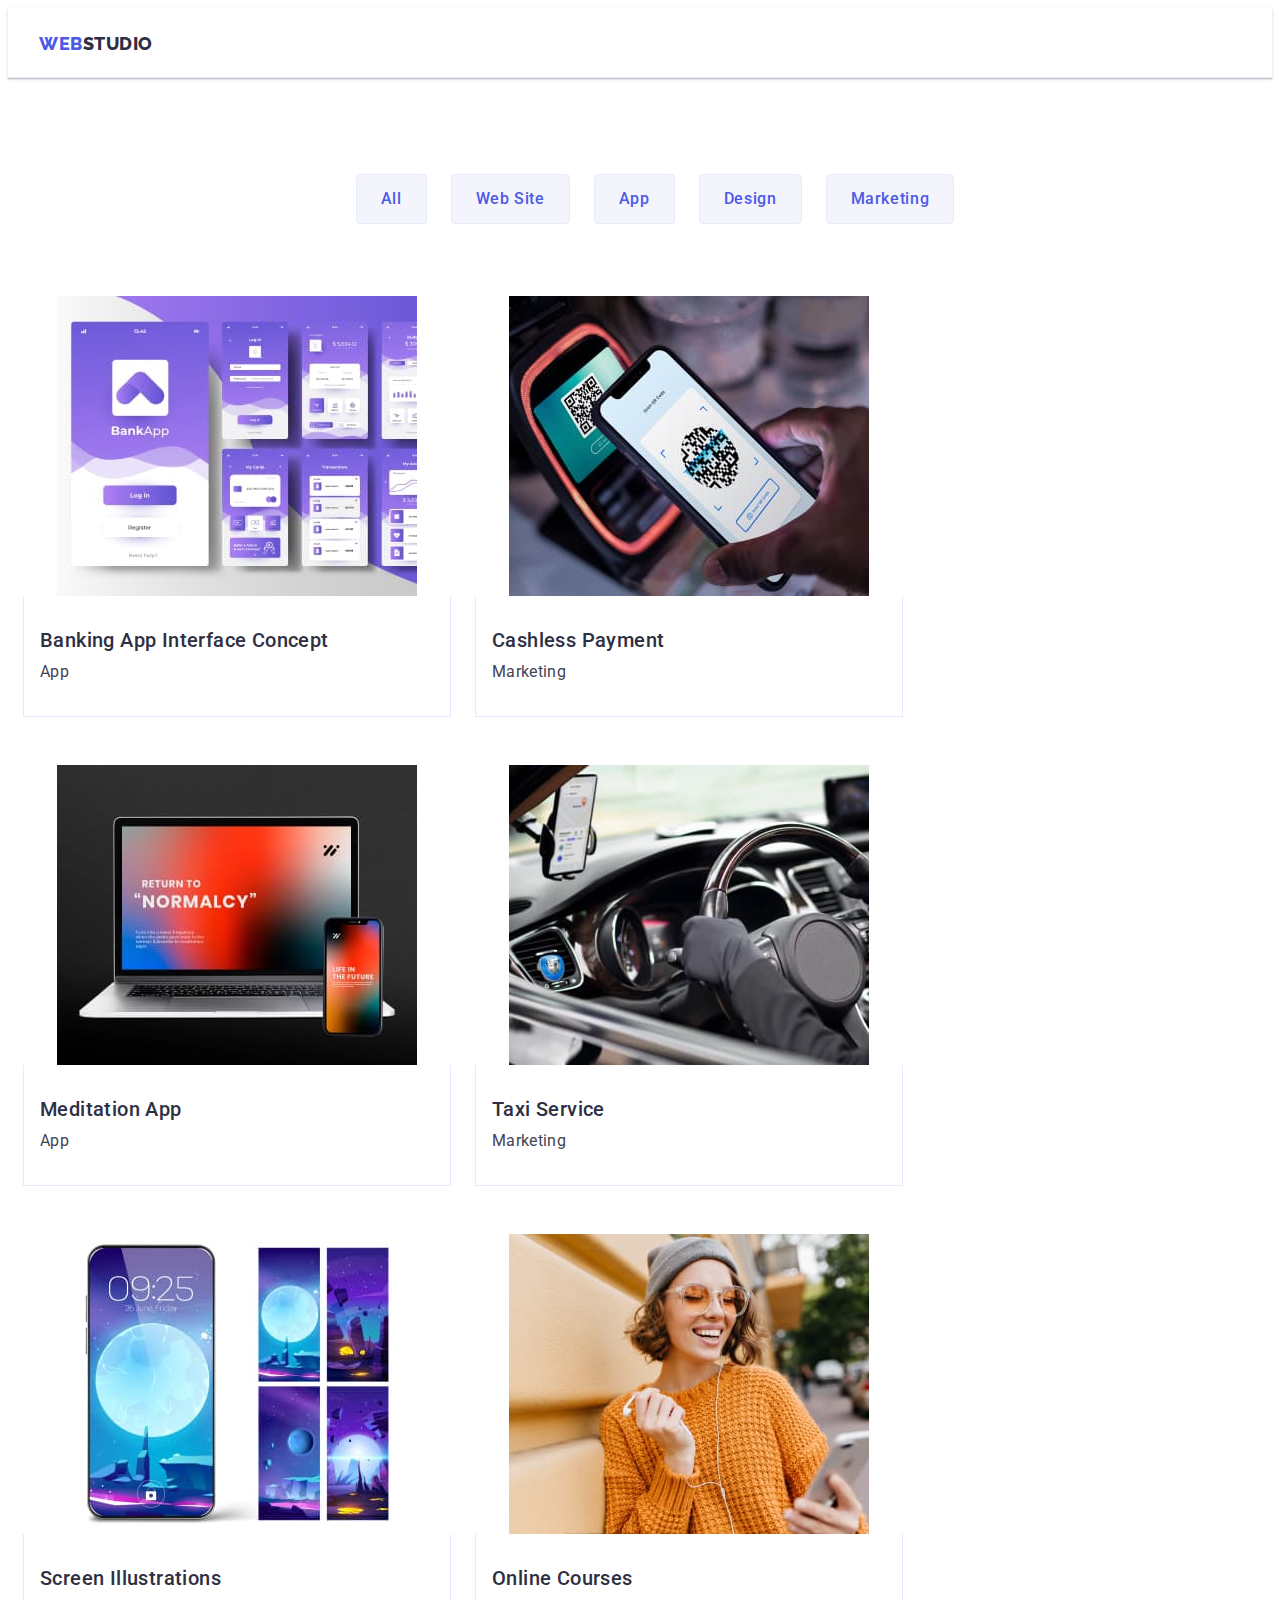
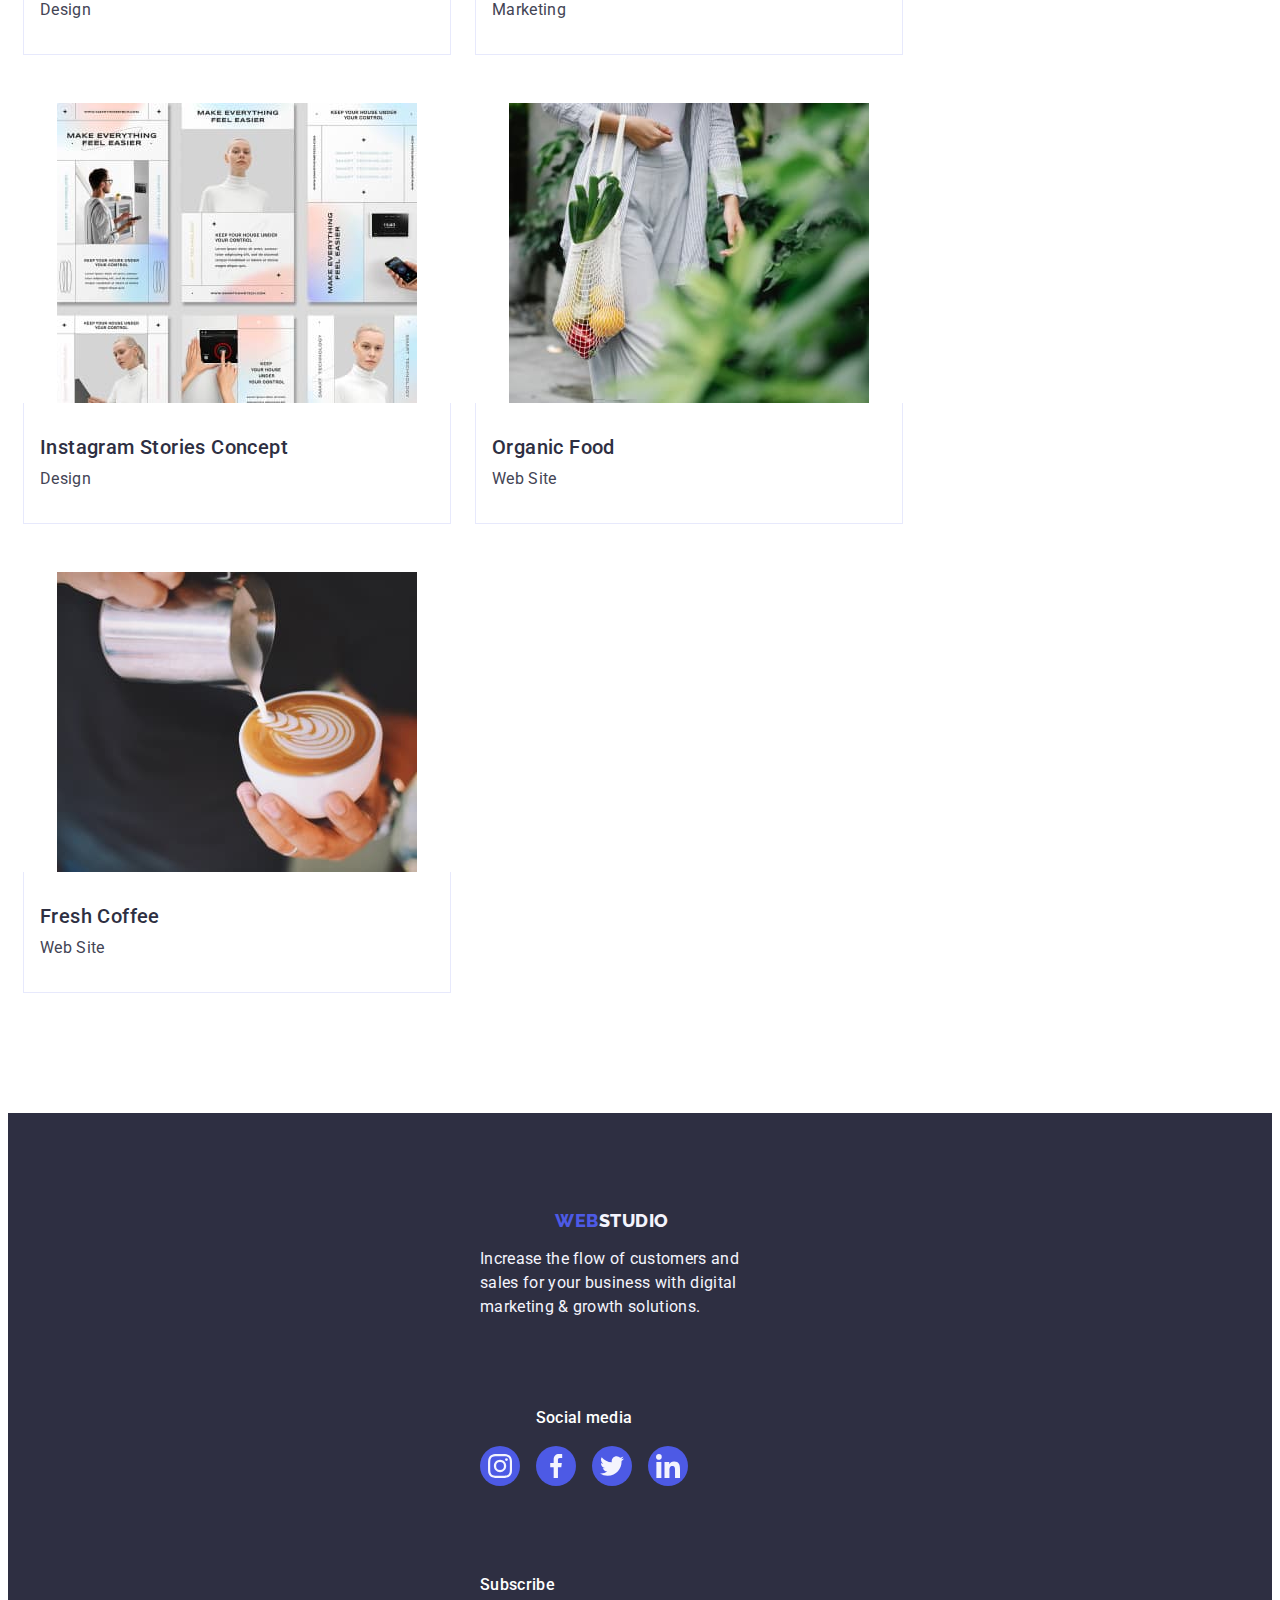
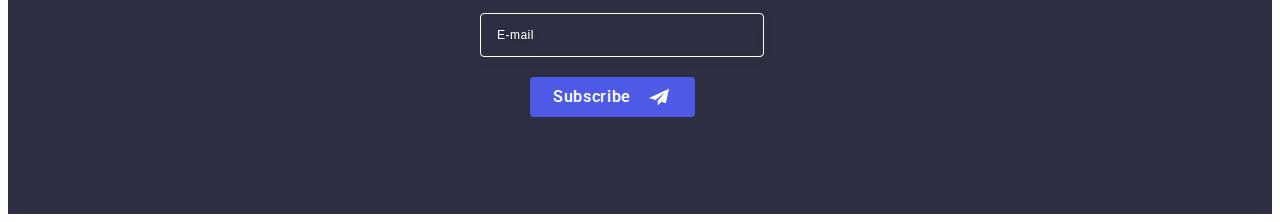
<file: portfolio5.html>
<!DOCTYPE html>
<html lang="en">

<head>
    <meta charset="UTF-8" />
    <meta http-equiv="X-UA-Compatible" content="IE=edge" />
    <meta name="viewport" content="width=device-width, initial-scale=1.0" />
    <title>Домашка 2</title>
    <link rel="preconnect" href="https://fonts.googleapis.com">
    <link rel="preconnect" href="https://fonts.gstatic.com" crossorigin>
    <link href="https://fonts.googleapis.com/css2?family=Raleway:wght@800&family=Roboto:wght@400;500;700&display=swap"
        rel="stylesheet">
    <link rel="stylesheet" href="https://cdnjs.cloudflare.com/ajax/libs/modern-normalize/2.0.0/modern-normalize.min.css"
        integrity="sha512-4xo8blKMVCiXpTaLzQSLSw3KFOVPWhm/TRtuPVc4WG6kUgjH6J03IBuG7JZPkcWMxJ5huwaBpOpnwYElP/m6wg=="
        crossorigin="anonymous" referrerpolicy="no-referrer" />
    <link rel="stylesheet" href="./css/styles.css">
</head>

<body>
    <header class="header-class">
        <div class="container  nav-class  ">
            <nav class="nav-class ">
                <a class="main-return-index link" href="./index.html">Web<span class="logo-studio">Studio</span></a>
                <ul class="flex-container list">
                    <li><a class="main-menu link" href="./index.html">Studio</a></li>
                    <li><a class="main-menu drawt link" href="./portfolio.html">Portfolio</a></li>
                    <li><a class="main-menu link" href="">Contacts</a></li>
                </ul>
            </nav>
    
            <address class="main-adress ">
                <ul class="adr-container list">
                    <li><a class="main-email-tel link" href="mailto:info@devstudio.com">info@devstudio.com</a></li>
                    <li><a class="main-email-tel link" href="tel:+110001111111">+11 (000) 111-11-11</a></li>
                </ul>
            </address>
        </div>
    </header>

    
    <main>
        <section class="section-portfolio">
           
            <div class="container ">   
                <h1 class=" visually-hidden "> portfolio </h1>
                <ul class=" flex-container-menu-portfolio list">
    
                    <li> <button type="button" class="portfolio-filter link">All</button> </li>
                    <li> <button type="button" class="portfolio-filter link">Web Site</button> </li>
                    <li> <button type="button" class="portfolio-filter link">App</button></li>
                    <li> <button type="button" class="portfolio-filter link">Design</button></li>
                    <li> <button type="button" class="portfolio-filter link">Marketing</button></li>
                </ul>
                <ul class=" flex-container-portfolio list">
           
                    <li class="portfolio-li ">
                        <a class="portfolio-list link" href="">
                            <div class="portfolio-card">
                                <img src="./images/portfolio-banking-c.jpg" 
                                       alt="portfolio-banking">
                                <p class="portfolio-cashless-text">14 Stylish and User-Friendly App Design Concepts · Task Manager App ·
                                    Calorie Tracker App · Exotic Fruit Ecommerce App · Cloud Storage App</p>
                            </div>
                            <div class="portfolio-list-card">       
                                <h2 class="portfolio-h-two"> Banking App Interface Concept</h2>
                                <p class="portfolio-p">App</p>
                            </div>
                        </a>
                    </li>
                    <li class="portfolio-li">
                        <a class="portfolio-list link" href="">
                            <div class="portfolio-card">                        
                                <img src="./images/portfolio-cashless-c.jpg" 
                                    alt="portfolio-cashless">
                                <p class="portfolio-cashless-text">14 Stylish and User-Friendly App Design Concepts · Task Manager App ·
                                    Calorie Tracker App · Exotic Fruit Ecommerce App · Cloud Storage App</p>
                            </div>
                            <div class="portfolio-list-card">
                                <h2 class="portfolio-h-two"> Cashless Payment</h2>
                                <p class="portfolio-p">Marketing</p>
                            </div>
                        </a>
                    </li>
                    <li class="portfolio-li"> 
                        <a class="portfolio-list link" href="">
                            <div class="portfolio-card">
                                <img src="./images/portfolio-meditation-c.jpg"
                                   alt="portfolio-meditation">
                                <p class="portfolio-cashless-text">14 Stylish and User-Friendly App Design Concepts · Task Manager App ·
                                    Calorie Tracker App · Exotic Fruit Ecommerce App · Cloud Storage App</p>
                            </div>
                            <div class="portfolio-list-card">
                                <h2 class="portfolio-h-two"> Meditation App</h2>
                                <p class="portfolio-p">App</p>
                            </div>
                        </a>
                    </li>
                    <li class="portfolio-li"> 
                        <a class="portfolio-list link" href="">
                            <div class="portfolio-card">
                                <img src="./images/portfolio-taxi-c.jpg" 
                                   alt="portfolio-taxi">
                                 <p class="portfolio-cashless-text">14 Stylish and User-Friendly App Design Concepts · Task Manager App ·
                                      Calorie Tracker App · Exotic Fruit Ecommerce App · Cloud Storage App</p>
                            </div>
                            <div class="portfolio-list-card">
                                <h2 class="portfolio-h-two"> Taxi Service</h2>
                                <p class="portfolio-p">Marketing</p>
                            </div>
                        </a>
                    </li>
                    <li class="portfolio-li"> 
                        <a class="portfolio-list link" href="">
                            <div class="portfolio-card">
                                <img src="./images/portfolio-screen-c.jpg" 
                                        alt="portfolio-screen">
                                <p class="portfolio-cashless-text">14 Stylish and User-Friendly App Design Concepts · Task Manager App ·
                                     Calorie Tracker App · Exotic Fruit Ecommerce App · Cloud Storage App</p>
                            </div>
                            <div class="portfolio-list-card">
                                <h2 class="portfolio-h-two"> Screen Illustrations</h2>
                                <p class="portfolio-p">Design</p>
                            </div>
                        </a>
                    </li>
                    <li class="portfolio-li"> 
                        <a  class="portfolio-list link" href="">
                            <div class="portfolio-card">
                                <img src="./images/portfolio-online-course-c.jpg" 
                                      alt="portfolio-online-course">
                                <p class="portfolio-cashless-text">14 Stylish and User-Friendly App Design Concepts · Task Manager App ·
                                    Calorie Tracker App · Exotic Fruit Ecommerce App · Cloud Storage App</p>
                            </div>
                            <div class="portfolio-list-card">
                                <h2 class="portfolio-h-two"> Online Courses</h2>
                                <p class="portfolio-p">Marketing</p>
                            </div>
                        </a>
                    </li>
                    <li class="portfolio-li"> 
                        <a class="portfolio-list link" href="">
                            <div class="portfolio-card">
                                <img src="./images/portfolio-instagram-story-c.jpg" 
                                       alt="portfolio-instagram-story">
                                <p class="portfolio-cashless-text">14 Stylish and User-Friendly App Design Concepts · Task Manager App ·
                                    Calorie Tracker App · Exotic Fruit Ecommerce App · Cloud Storage App</p>
                            </div>
                            <div class="portfolio-list-card">
                                <h2 class="portfolio-h-two"> Instagram Stories Concept</h2>
                                <p class="portfolio-p">Design</p>
                            </div>
                        </a>
                    </li>
                    <li class="portfolio-li">
                         <a class="portfolio-list link" href="">
                            <div class="portfolio-card">
                                <img src="./images/portfolio-organic-food-c.jpg" 
                                    alt="portfolio-organic-food">
                                <p class="portfolio-cashless-text">14 Stylish and User-Friendly App Design Concepts · Task Manager App ·
                                    Calorie Tracker App · Exotic Fruit Ecommerce App · Cloud Storage App</p>
                            </div>
                            <div class="portfolio-list-card">
                                <h2 class="portfolio-h-two"> Organic Food</h2>
                                <p class="portfolio-p">Web Site</p>
                            </div>
                        </a>
                    </li>
                    <li class="portfolio-li "> 
                        <a class="portfolio-list link" href="">
                            <div class="portfolio-card">
                                <img src="./images/portfolio-fresh-coffe-c.jpg"
                                    alt="portfolio-fresh-coffe">
                                <p class="portfolio-cashless-text">14 Stylish and User-Friendly App Design Concepts · Task Manager App ·
                                    Calorie Tracker App · Exotic Fruit Ecommerce App · Cloud Storage App</p>
                            </div>
                            <div class="portfolio-list-card">
                                <h2 class="portfolio-h-two"> Fresh Coffee</h2>
                                <p class="portfolio-p">Web Site</p>
                             </div>
                         </a>
                    </li>
                </ul>
            </div>
        </section>
    </main>
    <footer class="foot-container ">
        <div class="footer-class">
            <div class="footer-first-block">
                <a class="main-footer-index link " href="./index.html">Web<span class="main-span-footer">Studio</span></a>
                <p class="main-p-footer size-p-footer">
                    Increase the flow of customers and sales for your business with digital
                    marketing & growth solutions.
                </p>
            </div>
    
            <div class="block-social-media footer-first-block">
                <p class="social-media">Social media </p>
                <ul class="footer-soc list">
                    <li class="footer-soc-item link">
                        <a href="" class="footer-soc-link link" target="_blank" rel="noopener noreferrent">
                            <svg class="footer-soc-icon" width="24" height="24">
                                <use href="./images/icons.svg#icon-insta"></use>
                            </svg>
                        </a>
                    </li>
                    <li class="footer-soc-item link">
                        <a href="" class="footer-soc-link link" target="_blank" rel="noopener noreferrent">
                            <svg class="footer-soc-icon" width="24" height="24">
                                <use href="./images/icons.svg#icon-faceb"></use>
                            </svg>
                        </a>
                    </li>
                    <li class="footer-soc-item link">
                        <a href="" class="footer-soc-link link" target="_blank" rel="noopener noreferrent">
                            <svg class="footer-soc-icon" width="24" height="24">
                                <use href="./images/icons.svg#icon-twit"></use>
                            </svg>
                        </a>
                    </li>
                    <li class="footer-soc-item link">
    
                        <a href="" class="footer-soc-link link" target="_blank" rel="noopener noreferrent">
                            <svg class="footer-soc-icon" width="24" height="24">
                                <use href="./images/icons.svg#icon-linked"></use>
                            </svg>
                        </a>
                    </li>
                </ul>
            </div>
            <div class="block-social-media">
                <p class="social-media">Subscribe </p>
            
                <form class="all-div-subscribe-class">
                    <label for="user-email-footer" class="user-email-label">
                        <input type="email" name="user-email-footer" id="user-email-footer" class="footer-input"
                            placeholder="E-mail" />
                    </label>
                    <button type="submit" class="subscribe-class">Subscribe
                        <!-- <span> -->
                        <svg class="subscribe-fill" width="24" height="24">
                            <use href="./images/icons.svg#icon-Frame-3"></use>
                        </svg>
                        <!-- </span> -->
                    </button>
                </form>
            
            </div>
        </div>
    </footer>
</body>
</html>
</file>
<file: css/styles.css>
body{
    font-family: "Roboto", sans-serif;
    color: var(--color-main-p);
    background-color: var(--title-color); }
:root{
        --title-color: #ffffff;
        --background-color-body: #2e2f42;
        --portfolio-filter-color: #4D5AE5;
        --portfolio-filter-background: #F4F4FD;
        --color-main-menu: #434455;
        --color-border-portfolio: #e7e9fc;
        --color-focus-blu: #404bbf;
        --color-h-second: #2E2F42;
        --color-main-total: #F4F4FD;
        --color-main-p: #434455;
        --color-sect-third: #E5E5E5;
        --color-label-backdrop: #8e8f99;
        --timing-function: cubic-bezier(0.4, 0, 0.2, 1);
}
.list{list-style: none;  }
.link{text-decoration: none; }
p,h1,h2,h3,h4,h5,h6 {margin: 0;}
ul,ol{margin: 0;   padding: 0  ;}
img{display: block;
    margin: 0 auto;
    max-width: 100%;
    height: auto;}

.logo-studio {
    color: var(--background-color-body);
}

.main-return-index {
    color: var(--portfolio-filter-color);
    font-family: 'Raleway', sans-serif;
    font-style: normal;
    font-weight: 800;
    font-size: 18px;
    line-height: 1.17;
    letter-spacing: 0.03em;
    text-transform: uppercase;

    padding-top: 25px;
    padding-bottom: 23px; 
    padding-left: 16px;
   
    margin-right: 76px;
    transition: color 250ms var(--timing-function);
}

.main-return-index:hover,
.main-return-index:focus {
    color: var(--color-focus-blu);}

.main-footer-index {
    font-family: 'Raleway', sans-serif;
    font-style: normal;
    font-weight: 800;
    font-size: 18px;
    line-height: 1.17;
    letter-spacing: 0.03em;
    text-transform: uppercase;
    color: var(--portfolio-filter-color);
    margin-bottom: 16px;
    display: inline-block;}

.main-span-footer {
    color: var(--portfolio-filter-background);}

.main-menu {
    font-weight: 500;
    font-size: 16px;
    line-height: 1.5;
    letter-spacing: 0.02em;
    color: var(--background-color-body);
    /* color: var(--color-focus-blu); */
    display: block;
    gap: 40px;
    padding: 24px 0;
    position: relative;
    transition: color 250ms var(--timing-function);}

/* версия со всплывающим подчерком на ховере
.main-menu::after {
    content: "";
    position: absolute;
    width: 100%;
    height: 4px;
    left: 0;
    bottom: -1px;
    display: block;
    background-color: var(--color-focus-blu);
    transform: scaleX(0);
    bottom: -1px;
    border-radius: 2px;
    transition: transform 250ms var(--timing-function);
} 
.main-menu:hover::after {
    transform: scaleX(1);
}
*/

.drawt {
    color: var(--color-focus-blu);
    transition: color 250ms var(--timing-function);}

.drawt::after {
    content: "";
    position: absolute;
    width: 100%;
    height: 4px;
    left: 0;
    bottom: -1px;
    display: block;
    background-color: var(--color-focus-blu);
    transform: scaleX(0);
    bottom: -1px;
    border-radius: 2px;
    transform: scaleX(1);}

.main-menu:hover,
.main-menu:focus {
    color: var(--color-focus-blu);}

.nav-class {
    display: flex;
    align-items: center;
    justify-content: space-between;}

.adr-container {
    display: flex;
    gap: 40px;}
.main-adress {
    font-style: normal;
    display: none;}

.flex-container {
    display: none;}

.flex-container-first {
    box-sizing: content-box;
    display: flex;}

.flex-container-second {
    display: flex;
    align-items: center;
    gap: 24px;
    justify-content: center;} 

.main-email-tel{
    /* font-size: 16px; */
    /* line-height: 1.5; */
    /* letter-spacing: 0.02em; */
    font-size: 12px;
    line-height: 1.17;
    letter-spacing: 0.04em; 
    color: var(--color-main-menu);
    margin-bottom: 12px;
    margin-right: auto;
    transition: color 250ms var(--timing-function);}
.main-email-tel:hover,
.main-email-tel:focus {
    color: var(--color-focus-blu);}

.main-section-first {
    /* padding-left: 15px; */
    /* padding-right: 15px; */
    /* padding: 188px 0; */
    padding: 112px 0;
    margin: 0 auto;
    background-position: center;
    background-size: cover;
    background-repeat: no-repeat;
    position: relative;
    width: 100%;
        /* width: 428px; */
    background-image: linear-gradient(rgba(46, 47, 66, 0.7),
                rgba(46, 47, 66, 0.7)),
                url(../images/people-office-mob-с.jpg);
    }
@media (min-device-pixel-ratio: 2),
        (min-resolution:192dpi),
        (min-resolution:2dppx) {
    .main-section-first {
        background-image: linear-gradient(rgba(46, 47, 66, 0.7),
            rgba(46, 47, 66, 0.7)),
            url(../images/people-office-mob-c-2x.jpg);}
    }

.visually-hidden {
    position: absolute;
    width: 1px;
    height: 1px;
    margin: -1px;
    border: 0;
    padding: 0;
    white-space: nowrap;
    clip-path: inset(100%);
    clip: rect(0 0 0 0);
    overflow: hidden;
}
.header-class {
    border-bottom: 1px solid #e7e9fc;
    box-shadow: 0px 2px 1px rgba(46, 47, 66, 0.08),
        0px 1px 1px rgba(46, 47, 66, 0.16),
        0px 1px 6px rgba(46, 47, 66, 0.08);}
.container {
    width: 100%;
    /* max-width: 320px; */
    padding: 0 15px;
    margin: 0 auto;
    /* outline: 2px solid red; */
}

.container-second {
    display: flex;
    flex-wrap:wrap ;
    flex-direction: row;
    /* row-gap: 72px; */
    gap: 72px 24px;}
.container-third {
     display: flex;
     flex-direction: row;
     align-items: center;
     margin: 0 auto;
     gap: 24px;
     justify-content: center; }

.main-h-first {
    font-weight: 700;
    font-size: 36px;
    line-height: 1.11;
    text-align: center;
    letter-spacing: 0.02em;
    max-width: 320px;
    color: var(--title-color);
    margin: auto;
}
.main-button {
    font-family: "Roboto", sans-serif;
    font-style: normal;
    font-weight: 500;
    font-size: 16px;
    line-height: 1.5;
    letter-spacing: 0.04em;
    color: var(--title-color);
    background-color: var(--portfolio-filter-color);
    cursor: pointer;
    display: block;
    margin: auto;
    margin-top: 48px;
    align-items: flex-start;
    padding: 16px 32px;
    /* padding: 12px 24px; */
    /* min-width: 169px; */
    height: 56px;
    border: none;
    box-shadow: 0px 4px 4px rgba(0, 0, 0, 0.15);
    border-radius: 4px;
    transition: background-color 250ms var(--timing-function);
}

.main-button:hover,
.main-button:focus {
    background-color: var(--color-focus-blu);
}
.main-section-second {
    /* padding-top: 120px;
    padding-bottom: 120px; */
    padding-top: 96px;
    padding-bottom: 96px;}

.main-section-third {
    /* padding-bottom: 120px; */
    display: none;
}
.main-section-four {
    background-color: var(--portfolio-filter-background);
    padding: 96px 0;
    margin: 0 auto;
    /* padding: 120px 0; */
}

.main-section-five {
    background-color: var(-color-sect-third);
    padding: 96px 0;
    margin: 0 auto;
    /* padding: 120px 0; */
}

.h-two-hidden {
    content-visibility: hidden;
}
.second-li {
    /* flex-basis: calc((100% - 72px) / 4); */
    flex-basis:100%;
}
.third-li{
    flex-basis: calc((100% - 48px) / 3);}

.section-second-icon {
    display: none;
}
 .second-perevagi-icon {
    fill: black;
     /* fill: var(--background-color-body); */
    /* color:var(--background-color-body) ; */
   }
.main-h-second {
    display: flex;
    font-weight: 700;
    font-size: 36px;
    line-height: 1.1;
    /* font-weight: 500; */
    /* font-size: 20px; */
    /* line-height: 1.2; */
    letter-spacing: 0.02em;
    color: var(--color-h-second);
    justify-content: center;
    margin-bottom: 8px;
}
.main-p-second {
    font-weight: 500;
    font-size: 16px;
    line-height: 1.5;
    letter-spacing: 0.02em;
    color: var(--color-main-p);
}
.main-h-third {
    font-weight: 700;
    font-size: 36px;
    line-height: 1.11;
    text-align: center;
    align-items: center;
    letter-spacing: 0.02em;
    text-transform: capitalize;
    color: var(--background-color-body);
    margin-bottom: 72px;
}
.main-img {
    /* display: block; 
    max-width: 100%;
    height: auto;
    flex-basis: calc((100% - 48px) / 3); */
}

.team-shadow {
    box-shadow: 0px 1px 6px rgba(46, 47, 66, 0.08),
        0px 1px 1px rgba(46, 47, 66, 0.16),
        0px 2px 1px rgba(46, 47, 66, 0.08);}

.flex-container-four {
    display: flex;
    flex-direction: column;
    align-items: center;
    flex-wrap:wrap ;
    gap: 72px 24px;
    
}

.flex-container-five {
    display: flex;
    align-items: center;
    flex-wrap: wrap;
    gap: 16px;
    row-gap: 72px;
}

.flex-on {
    display: flex;
    align-items: center;
    justify-items: center;
    justify-content: center;}

.class-team-img {
    /* flex-basis: calc((100% - 72px) / 4); */
    /* flex-basis: 100%; */
    width: 264px;
    /* width: 100%; */
    border-radius: 0px 0px 4px 4px;
    box-shadow: 0px 1px 6px rgba(46, 47, 66, 0.08),
        0px 1px 1px rgba(46, 47, 66, 0.16),
        0px 2px 1px rgba(46, 47, 66, 0.08);}

.team-soc {
    display: flex;
    justify-content: center;
    gap: 24px;}

.team-soc-item {
    height: 40px;
    width: 40px;}

.team-soc-link {
    width: 100%;
    height: 100%;
    background-color: var(--portfolio-filter-color);
    border-radius: 50%;
    /* display: block; */
    display: flex;
    align-items: center;
    justify-content: center;
    transition: background-color 250ms var(--timing-function);}

.team-soc-link:hover,
.team-soc-link:focus {
    background-color: #404bbf;
    border: 1px solid transparent;}

.team-soc-icon {
    fill: var(--color-main-total);}
.main-fio {
    font-weight: 500;
    font-size: 20px;
    line-height: 1.2;
    text-align: center;
    letter-spacing: 0.02em;
    color: var(--background-color-body);
    margin-bottom: 8px;}

.job-title {
    font-size: 16px;
    line-height: 1.5;
    text-align: center;
    letter-spacing: 0.02em;
    color: var(--color-main-menu);
    margin-bottom: 8px;}

.fio-job {
    border-radius: 0px 0px 4px 4px;
    background-color: var(--title-color);
    padding: 32px 16px;}
.customer-item-five {
    /* width: calc((100% - 120px) / 6); */
    flex-basis: calc((100% - 16px) / 2);
    height: 88px;}

.customer-link {
    width: 100%;
    height: 100%;
    border: 1px solid #8e8f99;
    border-radius: 4px;
    display: flex;
    align-items: center;
    justify-content: center;
    color: #8e8f99;
    transition: color 250ms var(--timing-function),
        border-color 250ms var(--timing-function);}

.customer-link:hover,
.customer-link:focus {
    border-color: #404bbf;
    color: #404bbf;}

.customer-icon {
    fill: currentColor;}

.social-media {
    font-family: 'Roboto';
    font-style: normal;
    font-weight: 500;
    font-size: 16px;
    line-height: 1.5;
    letter-spacing: 0.02em;
    margin-top: 15px;
    margin-bottom: 16px;
    color: var(--title-color);}

.footer-class {
    /* width: 1158px; */
    max-width: 320px;
    /* width: 100%; */
    padding: 0 15px;
    margin: 0 auto;
    display: flex;
    flex-wrap: wrap;
    flex-direction: column;
    gap: 72px 24px;
    align-items: baseline;
}

.foot-container {
    padding: 97px 0px;
    background-color: var(--background-color-body);}

.footer-first-block {
    display: flex;
    flex-direction: column;
    align-items: center;
    /* justify-content: center; */
    /* margin: 0, auto; */
    /* margin-right: 120px; */
}

.footer-third-block {
    display: flex;
    flex-direction: column;
    align-items: center;
    /* justify-content: center; */
    /* margin: 0, auto; */
    /* margin-right: 120px; */
}
.subscribe-block{

}
.footer-second-block {
    display: flex;
        flex-direction: column;
        align-items: center;
        margin: 0, auto;
        justify-content: center;
    /* margin-right: 80px; */
}

.main-footer-index {
    font-family: 'Raleway', sans-serif;
    font-style: normal;
    font-weight: 800;
    font-size: 18px;
    line-height: 1.17;
    letter-spacing: 0.03em;
    text-transform: uppercase;
    color: var(--portfolio-filter-color);
    margin-bottom: 16px;
    display: inline-block;
}

.main-span-footer {
    color: var(--portfolio-filter-background);}

.main-p-footer {
    font-size: 16px;
    line-height: 1.5;
    letter-spacing: 0.02em;
    color: var(--portfolio-filter-background);}

.size-p-footer {
    width: 264px;}
.footer-soc {
    display: flex;
    justify-content: center;
    gap: 16px;}

.footer-soc-item {
    height: 40px;
    width: 40px;}

.footer-soc-link {
    width: 100%;
    height: 100%;
    background-color: var(--portfolio-filter-color);
    border-radius: 50%;
    /* display: block; */
    display: flex;
    align-items: center;
    justify-content: center;
    transition: background-color 250ms var(--timing-function);}

.footer-soc-link:hover,
.footer-soc-link:focus {
    background-color: #31d0aa;
    border: 1px solid transparent;}

.footer-soc-icon {
    fill: var(--color-main-total);
    color: black;}

.subscribe-block {}

.flex-container-menu-portfolio {
    display: flex;
    flex-wrap: wrap;
    align-items: center;
    gap: 24px;
    justify-content: center;
    margin-bottom: 72px;}

.flex-container-portfolio {
    display: flex;
    flex-wrap: wrap;
    align-items: center;
    column-gap: 24px;
    row-gap: 48px;
    border-top: none;
}
.section-portfolio {
    /* width: 428px; */
    margin: 0 auto;
    width: 100%;
    padding-top: 96px;
    padding-bottom: 120px;
}
/****--------------- Portfolio */
.portfolio-filter {
    font-family: "Roboto", sans-serif;
    font-weight: 500;
    font-size: 16px;
    line-height: 1.5;
    letter-spacing: 0.04em;
    background-color: var(--portfolio-filter-background);
    color: var(--portfolio-filter-color);
    cursor: pointer;
    padding: 12px 24px;
    border: 1px solid #E7E9FC;
    border-radius: 4px;
    transition: color 250ms var(--timing-function),
        border-color 250ms var(--timing-function),
        background-color 250ms var(--timing-function),
        box-shadow 250ms var(--timing-function);}

.portfolio-filter:hover,
.portfolio-filter:focus {
    color: var(--title-color);
    background-color: var(--color-focus-blu);
    border: 1px solid transparent;
    box-shadow: 0px 3px 1px rgba(0, 0, 0, 0.1),
        0px 2px 1px rgba(0, 0, 0, 0.08),
        0px 2px 2px rgba(0, 0, 0, 0.12);}
.portfolio-h-two {
    font-weight: 500;
    font-size: 20px;
    line-height: 1.2;
    letter-spacing: 0.02em;
    color: var(--background-color-body);
    margin-bottom: 8px;}
.portfolio-p {
    font-size: 16px;
    line-height: 1.5;
    letter-spacing: 0.02em;
    color: var(--color-main-menu);
    transition: transform 250ms linear;}
.portfolio-li {
    width: 428px;
    /* flex-basis: 428px; */
    /* transition: transform 250ms var(--timing-function); */
}
.portfolio-list:hover .portfolio-cashless-text {
    transform: translateY(0%);}

.portfolio-list:focus .portfolio-cashless-text {
    transform: translateY(0%);}

.portfolio-list:hover .portfolio-h-two {
    transform: translateY(0%);}

.portfolio-list:focus .portfolio-h-two {
    transform: translateY(0%);}

.portfolio-list {
    display: block;
    transition: box-shadow 250ms var(--timing-function);
    /* transform 250ms var(--timing-function); */
}
.portfolio-cashless-text {
    font-size: 16px;
    line-height: 1.5;
    letter-spacing: 0.02em;
    position: absolute;
    top: 0;
    height: 100%;
    color: var(--color-main-total);
    background-color: var(--portfolio-filter-color);
    padding: 40px 32px;
    transform: translateY(100%);
    transition: transform 250ms var(--timing-function);}

.portfolio-card {
    position: relative;
    overflow: hidden;}

.portfolio-list-card {
    padding: 32px 16px;
    border: 1px solid var(--color-border-portfolio);
    border-top: none;
    transition: box-shadow 250ms var(--timing-function);
}
.portfolio-list:hover,
.portfolio-list:focus {
    box-shadow: 0px 1px 6px rgba(46, 47, 66, 0.08),
        0px 1px 1px rgba(46, 47, 66, 0.16),
        0px 2px 1px rgba(46, 47, 66, 0.08);}

.backdrop {
    position: fixed;
    left: 0;
    top: 0;
    width: 100%;
    height: 100%;

    background-color: rgba(46, 47, 66, 0.4);
    transition: opacity 250ms var(--timing-function),
        visibility 250ms var(--timing-function);
}

.modal {
    position: absolute;
    top: 50%;
    left: 50%;
    width: 320px;
    min-height: 584px;

    padding: 72px 24px 24px 24px;
    background-color: rgba(252, 252, 252, 1);
    border-radius: 4px;
    transition: transform 250ms var(--timing-function);
    transform: translate(-50%, -50%) scale(1);
    box-shadow: 0px 1px 1px rgba(0, 0, 0, 0.14),
        0px 1px 3px rgba(0, 0, 0, 0.12),
        0px 2px 1px rgba(0, 0, 0, 0.2);

}

.modal-close {
    position: absolute;
    top: 24px;
    right: 24px;
    width: 24px;
    height: 24px;
    border-radius: 50%;
    display: flex;
    align-items: center;
    justify-content: center;
    background-color: #e7e9fc;
    border: 1px solid rgba(0, 0, 0, 0.1);
    padding: 10;
    cursor: pointer;
    transition: background-color 250ms var(--timing-function),
        border 250ms var(--timing-function);

    /* color 250ms var(--timing-function), */
    margin-left: auto;
    margin-bottom: 10px;
}

.modal-close:hover,
.modal-close:focus {
    background-color: var(--color-focus-blu);
        /* fill: #ffffff; */
    fill: red;
}

.modal-close-icon {
    color: #2E2F42;
    transition: fill 250ms var(--timing-function);
    /* background-color 250ms var(--timing-function); */
}

.modal-close-icon:hover,
.modal-close-icon:focus {
    fill: var(--color-focus-blu);
    /* background-color: var(--color-focus-blu); */
}

.backdrop.is-hidden {
    opacity: 0;
    pointer-events: none;
    visibility: hidden;
}
.mob-menu.is-hidden {
    opacity: 0;
    pointer-events: none;
    visibility: hidden;
}

.modal-title {
    font-weight: 500;
    font-size: 16px;
    line-height: 1.5;
    letter-spacing: 0.02em;
    /* justify-content: center; */
    text-align: center;
    margin-bottom: 16px;
    color: var(--background-color-body);

}

.modal-input {
    width: 100%;
    height: 40px;
    border: 1px solid rgba(46, 47, 66, 0.4);
    /* border: 1px solid #4D5AE5; */
    border-radius: 4px;
    /* margin-bottom: 10px; */
    padding-left: 38px;
    font-size: 12px;
    color: #9c0d49;
    outline: transparent;
    background-color: transparent;
    transition: border-color 250ms var(--timing-function);
}

/* .modal-input::placeholder{
    color: rgb(107, 199, 130);
} */
.modal-input:focus,
.modal-input:hover {
    border-color: #4D5AE5;

}

.modal-input:focus+.modal-icon {
    /* border-color: #329242; */
    fill: #4D5AE5;
    /* fill: #c4341a; */
}

.modal-comment {
    width: 100%;
    height: 120px;
    padding: 10px;
    /* border: 1px solid #2E2F42 ; */
    border-radius: 4px;
    resize: none;
    font-size: 12px;
    line-height: 1.17;
    letter-spacing: 0.04em;
    color: rgba(46, 47, 66, 0.4);
    background-color: transparent;
    padding: 8px 16px;
    outline: transparent;
    border: 1px solid rgba(46, 47, 66, 0.4);
    transition: border-color 250ms var(--timing-function);

}

.modal-comment:focus,
.modal-comment:hover {
    border-color: #4D5AE5;
}

.input-label {
    font-size: 12px;
    line-height: 1.17;
    letter-spacing: 0.04em;
    color: var(--color-label-backdrop);
    display: block;
    margin-bottom: 4px;
}

.modal-icon {
    position: absolute;
    top: 50%;
    left: 16px;
    transform: translateY(-50%);
    transition: fill 250ms var(--timing-function);
}

.input-wrap {
    position: relative;
}

.modal-input:focus-within+svg {
    /* border-color: #329242; */

    fill: #4D5AE5;
}

.modal-field {
    margin-bottom: 8px;
}

.modal-field-comment {
    margin-bottom: 16px;
}

.modal-zgoda {
    margin-bottom: 24px;
    display: flex;
}

.label-zgoda {
    align-items: center;
    font-size: 12px;
    line-height: 1.17;
    letter-spacing: 0.04em;
    color: var(--color-label-backdrop);

}

.input-zgoda {
    border: 1px solid #2E2F42;
    border-radius: 2px;
    width: 16px;
    height: 16px;
    transition: border 250ms var(--timing-function);

}

.label-zgoda:focus,
.label-zgoda:hover .check-icon {
    /* color:#404bbf;   */
    border: 1px solid red;
}

.input-zgoda:checked+.label-zgoda span {
    background-color: var(--color-focus-blu);
    fill: var(--color-main-total);
    border: none;
    /* fill: #ffffff; */
}

.footer-input {
    width: 264px;
    height: 40px;
    border: 1px solid #FFFFFF;
    border-radius: 4px;
    /* background-color: var(--background-color-body); */
    background-color: transparent;
    /* margin-bottom: 10px; */
    /* padding-left: 30px; */
    font-size: 12px;
    line-height: 1.5;
    letter-spacing: 0.04em;
    /* margin-right: 20px; */
    padding-left: 16px;
    /* outline: transparent; */
    color: #FFFFFF;
    filter: drop-shadow(0px 4px 4px rgba(0, 0, 0, 0.15));
    transition: background-color 250ms var(--timing-function),
        border 250ms var(--timing-function);
}

.footer-input::placeholder {
    color: #FFFFFF;
}

.footer-input:hover,
.footer-input:focus {
    border-color: #6ba174;

    /* color: red; */
}

.subscribe-class {
    /* display: block; */
    display: flex;
    min-width: 165px;
    margin: 0 auto;
    height: 40px;
    border: none;
    /* border: 1px solid #FFFFFF; */
    border-radius: 4px;
    color: #FFFFFF;
    background-color: var(--portfolio-filter-color);
    align-items: center;
    font-family: "Roboto", sans-serif;
    font-weight: 500;
    font-size: 16px;
    line-height: 1.5;
    letter-spacing: 0.04em;
    justify-content: center;
    cursor: pointer;
    transition: background-color 250ms var(--timing-function),
        border 250ms var(--timing-function),
        fill 250ms var(--timing-function);
}

.subscribe-class:hover,
.subscribe-class:focus+svg {
    background-color: var(--color-focus-blu);
    border: 1px solid transparent;
    fill: var(--color-focus-blu);
}

.subscribe-fill {
    width: 24px;
    height: 20px;
    margin-left: 16px;
    color: var(--title-color);
    /* background-color: var(--portfolio-filter-color); */
    fill: #ffffff;
    /* border: none; */
    /* box-shadow: 0px 4px 4px rgba(0, 0, 0, 0.15); */
    border-radius: 4px;
    /* padding: 12px 24px; */
    transition: background-color 250ms var(--timing-function),
        border 250ms var(--timing-function),
        fill 250ms var(--timing-function);
}

.subscribe-fill:hover,
.subscribe-fill:focus {
    background-color: var(--color-focus-blu);
    border: 1px solid transparent;
    fill: var(--color-focus-blu);
}

.all-div-subscribe-class {
    display: flex;
    flex-direction: column;
    gap: 24px 24px;
    flex-wrap: wrap;
    /* width: 264px; */
    /* height: 40px; */
}

.div-button-subscribe {
    display: block;
}

.user-email-label {
    width: 264px;
    height: 40px;
    /* margin: 0 auto; */ 
}

.check-icon {
    display: inline-flex;
    width: 16px;
    height: 16px;
    border: 1px solid rgba(46, 47, 66, 0.4);
    border-radius: 2px;
    align-items: center;
    justify-content: center;
    fill: transparent;
    transition: background-color 250ms var(--timing-function),
        border 250ms var(--timing-function),
        fill 250ms var(--timing-function);
}

.privacy-class {
    color: var(--portfolio-filter-color);
    margin-left: 8px;
    transition: color 250ms var(--timing-function);
}

.privacy-class:hover,
.privacy-classl:focus {
    /* color: var(--color-focus-blu); */
    color: #080f5a;
}

.submit-modal {
    display: block;
    min-width: 169px;
    height: 56px;
    margin: auto;
    font-weight: 500;
    line-height: 1.5;
    letter-spacing: 0.04em;
    color: #ffffff;
    cursor: pointer;
    background-color: var(--portfolio-filter-color);
    border: none;
    border-radius: 4px;
    transition: background-color 250ms var(--timing-function);
}

.submit-modal:hover,
.submit-modal:focus {
    background-color: var(--color-focus-blu);
}
.mob-menu{
    position: fixed;
    top: 0;
    left: 0;
    background-color: #ffffff;
    width: 100%;
    /* height: 100%; */
    /* width: 100vw; */
    height: 100vh;
    z-index: 2;
    padding: 40px;
    display: flex;
    flex-direction: column;
    justify-content: space-between; }
.mob-main-menu{
    font-weight: 700;
    font-size: 36px;
    line-height: 1.1;
    letter-spacing: 0.02em;
    color: var(--background-color-body);
    margin-bottom: 140px;
    /* margin-left: 16px; */
}
.menu-open-btn{
    display: block;
    margin-left: auto;
    border: none;
    background: transparent;
   
    /* border: transparent; */
    /* margin-right: -8px; */
}
.menu-close-btn{
    display: block;
    border: none;
    background: transparent;
    margin-left: auto;
    margin-right: -16px;
    margin-top: -16px;
    margin-bottom: 32px;}
.mob-menu-container{
    display: flex;
    flex-direction: column;
    row-gap: 40px;}
.mob-soc{
    display: flex;
    /* gap: 10px; */
    justify-content: space-between;
    margin-top: 48px;
    margin-bottom: 40px;}
.mob-soc-item{
    width: 40px;
    height: 40px;}
.mob-soc-link{
    width: 100%;
    height: 100%;
    border-radius: 50%;
    /* background-color: red; */
    background-color: var(--color-focus-blu);
    display: flex;
    justify-content: center;
    align-items: center;}
.mob-tel-header{
    color: var(--portfolio-filter-color);
    font-family: "Roboto", sans-serif;
    font-weight: 500;
    font-size: 36px;
    font-style: normal;
    line-height: 1.1;
    letter-spacing: 0.02em;}
.mob-adress-tel {
    display: flex;
    flex-direction: column;
    row-gap: 40px;}
.mob-email-header{
    color: var(--color-main-menu);
    font-family: "Roboto", sans-serif;
    font-weight: 500;
    font-size: 20px;
    line-height: 1.2;
    letter-spacing: 0.02em;}
</file>
<file: css/media.css>
@media screen and (min-width: 428px) {
    .container {
        max-width: 428px;    }
    .main-section-first {
        max-width: 428px;
        background-image: linear-gradient(rgba(46, 47, 66, 0.7),
                    rgba(46, 47, 66, 0.7)),
                url(../images/people-office-tab-с.jpg); }

    @media (min-device-pixel-ratio: 2),
            (min-resolution:192dpi), 
            (min-resolution:2dppx) {
        .main-section-first {
            background-image: linear-gradient(rgba(46, 47, 66, 0.7),
                    rgba(46, 47, 66, 0.7)),
                url(../images/people-office-tab-c-2x.jpg);}
        }
}

@media screen and (min-width: 768px) {
    .container {
        max-width: 768px; }
    .main-section-first {
        max-width: 768px;
        background-image: linear-gradient(rgba(46, 47, 66, 0.7),
                rgba(46, 47, 66, 0.7)),
                url(../images/people-office-tab-с.jpg); }

    @media (min-device-pixel-ratio: 2),
            (min-resolution:192dpi), 
            (min-resolution:2dppx) {
        .main-section-first {
            max-width: 768px;
            background-image: linear-gradient(rgba(46, 47, 66, 0.7),
                rgba(46, 47, 66, 0.7)),
                url(../images/people-office-tab-c-2x.jpg);} }
 
    .main-h-first {
        font-size: 56px;
        line-height: 1.07;
        max-width: 496px;    }
    .main-h-second {
        justify-content:left ;}
    .second-li {
        flex-basis: calc((100% - 24px) / 2); }
    .class-team-img {
        flex-basis: calc((100% - 24px) / 2);  }
    .customer-item-five {
        flex-basis: calc((100% - 48px) / 3); }
    .footer-class {
        max-width: 768px; 
        flex-direction: row; }
    .section-portfolio {
        max-width: 768px;  }
    .portfolio-li {
        flex-basis: calc((100% - 24px) / 2);}
    .flex-container {
        display: flex;
        align-items: center;
        gap: 40px;}
    .flex-container-four {
        flex-direction: row;
        row-gap: 64px;}
    .flex-container-five {
        gap: 72px 24px;}
    .main-adress {
        display: block;}
    .mob-menu { display: none;}
    .menu-open-btn { display: none;}
    .adr-container {
        display: block;
        row-gap: 12px;    }
    .modal {
        width: 408px;}
    .footer-first-block {
        align-items: flex-start;
        margin-left: 80px; 
       }
    .footer-second-block {
        align-items: flex-start;
        /* margin-right: 80px;    */
     }
     .footer-third-block {
        align-items: flex-start;
        margin-left: 80px;
     }
     
    .all-div-subscribe-class {
        flex-direction: row;}

    .main-section-four {
       /* padding: 120px 0; */
       min-width: 582px;
    }
    .main-section-five {
       /* padding: 120px 0; */
       min-width: 582px;
    }
}

@media screen and (min-width: 1158px) {
    .container {
        max-width: 1158px;  }
    .main-section-first {
        max-width: 1440px;
        padding: 188px 0;
        background-image: linear-gradient(rgba(46, 47, 66, 0.7),
            rgba(46, 47, 66, 0.7)),
            url(../images/people-office.jpg);}

    @media (min-device-pixel-ratio: 2),
            (min-resolution:192dpi),
            (min-resolution:2dppx) {
        .main-section-first {
            background-image: linear-gradient(rgba(46, 47, 66, 0.7),
                rgba(46, 47, 66, 0.7)),
                url(../images/people-office-c-2x.jpg); } }
    .second-li {
        flex-basis: calc((100% - 72px) / 4);  }

    .class-team-img {
        flex-basis: calc((100% - 72px) / 4);  }

    .customer-item-five {
        flex-basis: calc((100% - 120px) / 6);  }

    .footer-class {
        max-width: 1440px; 
        justify-content: space-between;
        gap: 0; }

    .footer-first-block {
        /* align-items: flex-start; */
        /* margin-left: 120px; */
    }

    .footer-second-block {
        /* align-items: flex-start; */
        /* margin-left: 120px; */
        margin-left: 0px;
      }

    .footer-third-block {
        /* align-items: flex-start; */
        /* margin-left: 80px; */
        margin-left: 0px;
    }

    .section-portfolio {
        max-width: 1158px; }

    .portfolio-li {
            flex-basis: calc((100% - 48px) / 3); }
    .section-second-icon {
        display: flex;
        align-items: center;
        justify-content: center;
        height: 112px;
        background-color: var(--portfolio-filter-background);
        border-radius: 4px;
        margin-bottom: 8px;  }
    .main-h-second {
        font-weight: 500;
        font-size: 20px;
        line-height: 1.2;}
    .main-section-second {
        padding-top: 120px;
        padding-bottom: 120px;}
    .main-p-second {
        font-weight: 400;}
    .main-section-third {
        display: block;
        padding-bottom: 120px; }
    .main-section-four {
       padding: 120px 0;}
    .main-section-five {
       padding: 120px 0;
        min-width: 1158px; }
.adr-container {
    display: flex;
    gap: 40px;}
.main-email-tel{
    font-size: 16px;
    line-height: 1.5;
    letter-spacing: 0.02em;}
}
</file>
